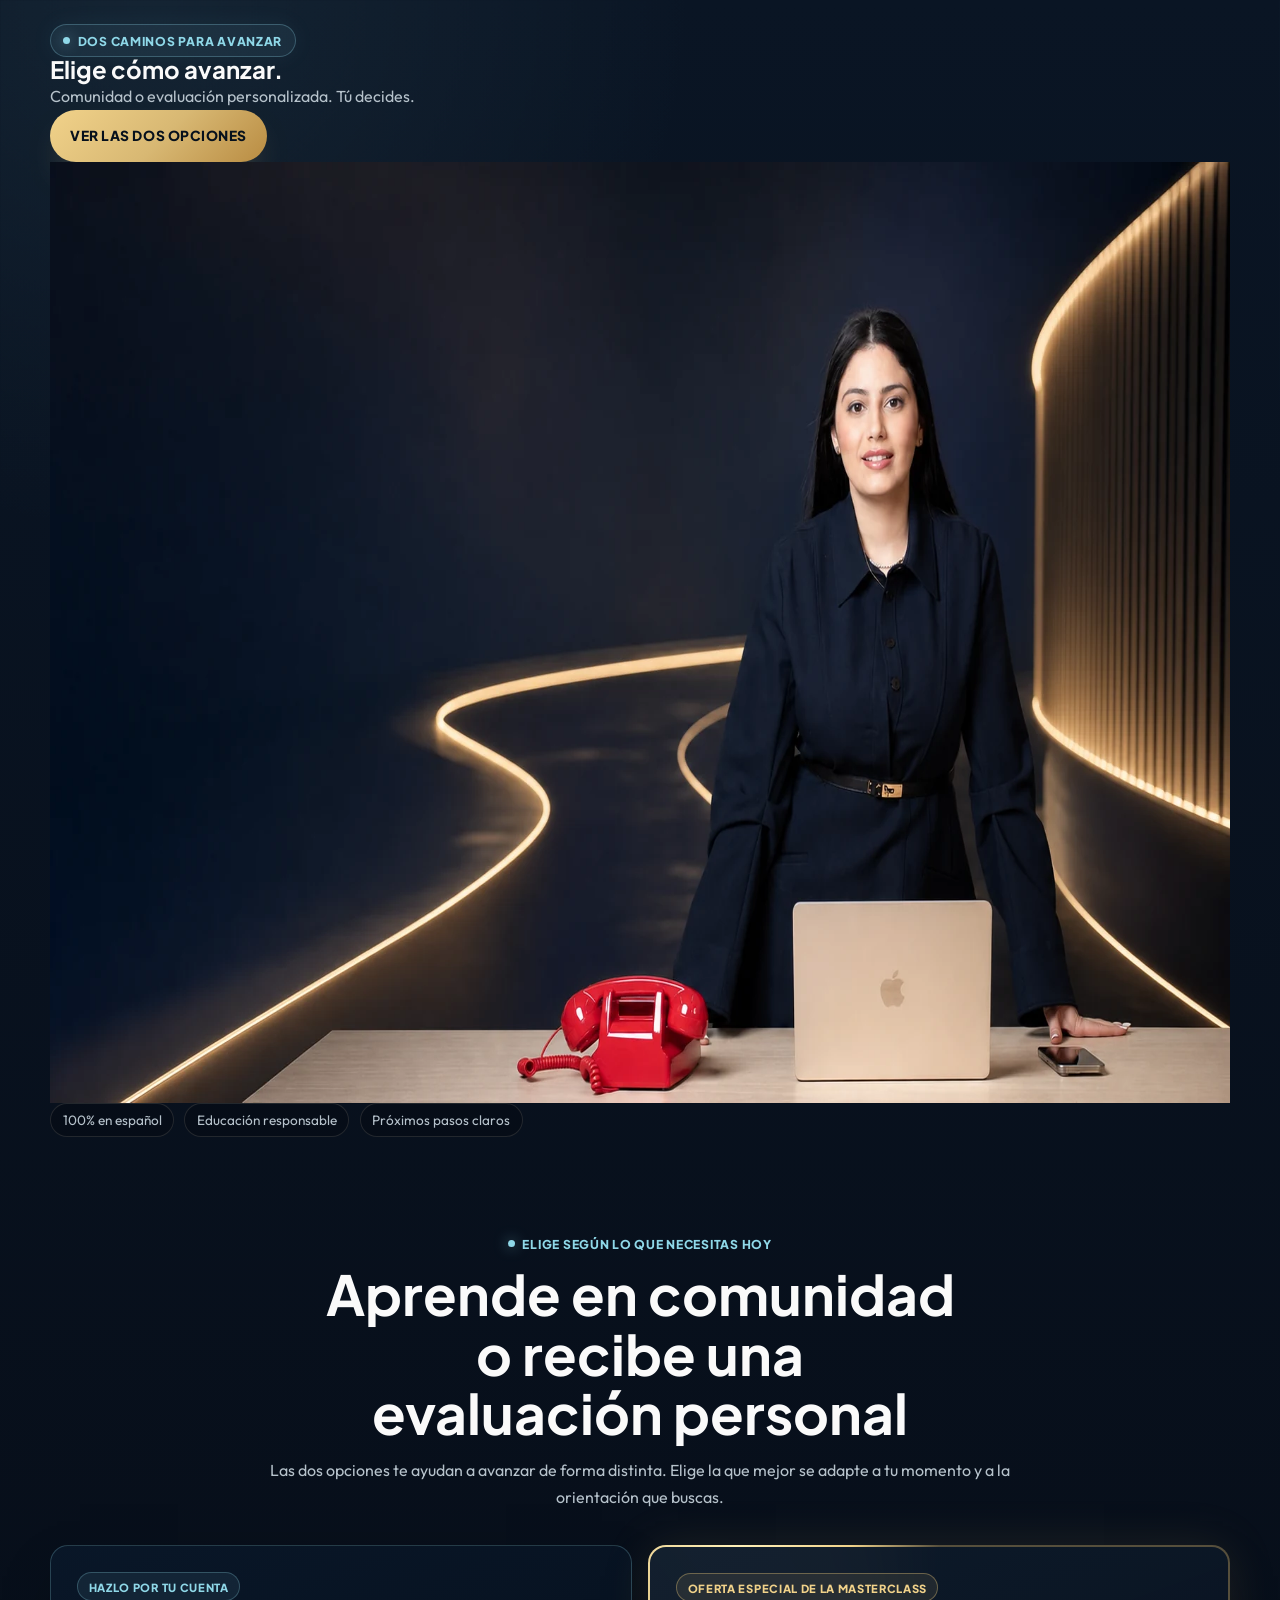
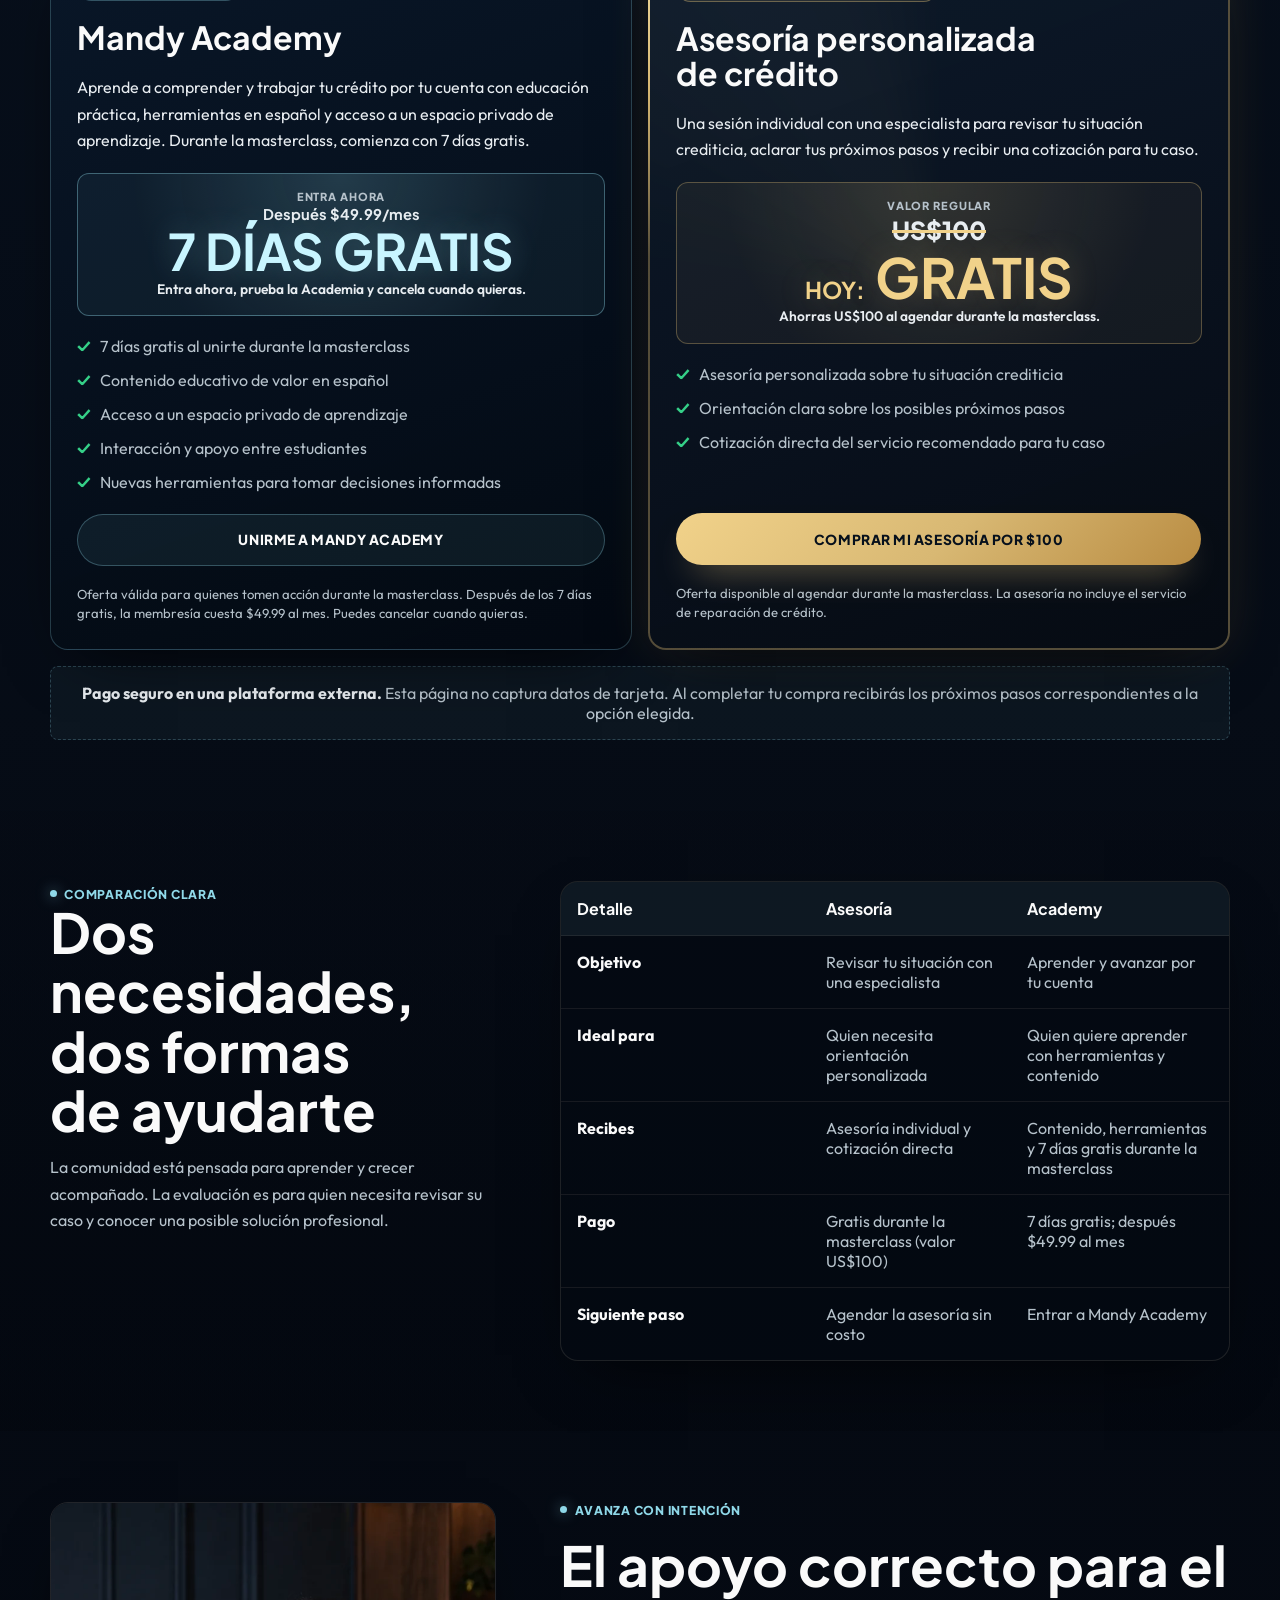
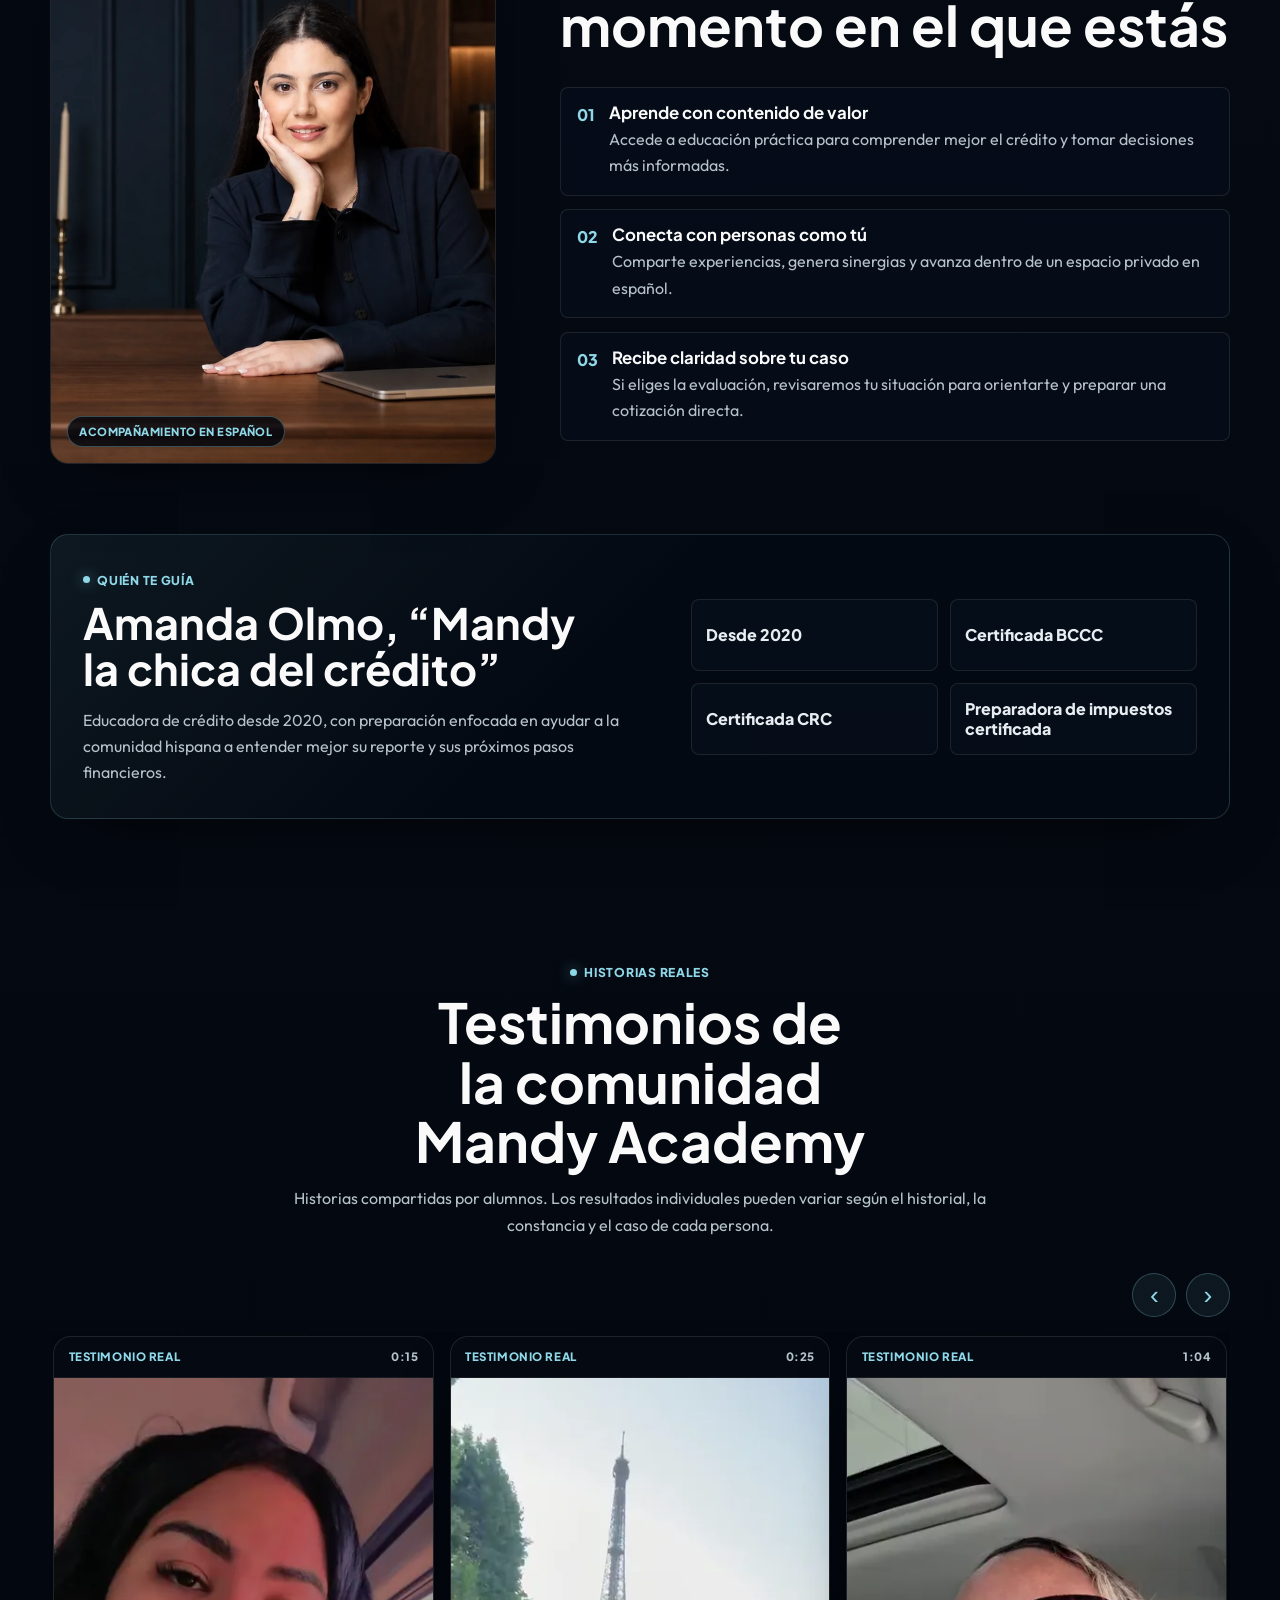
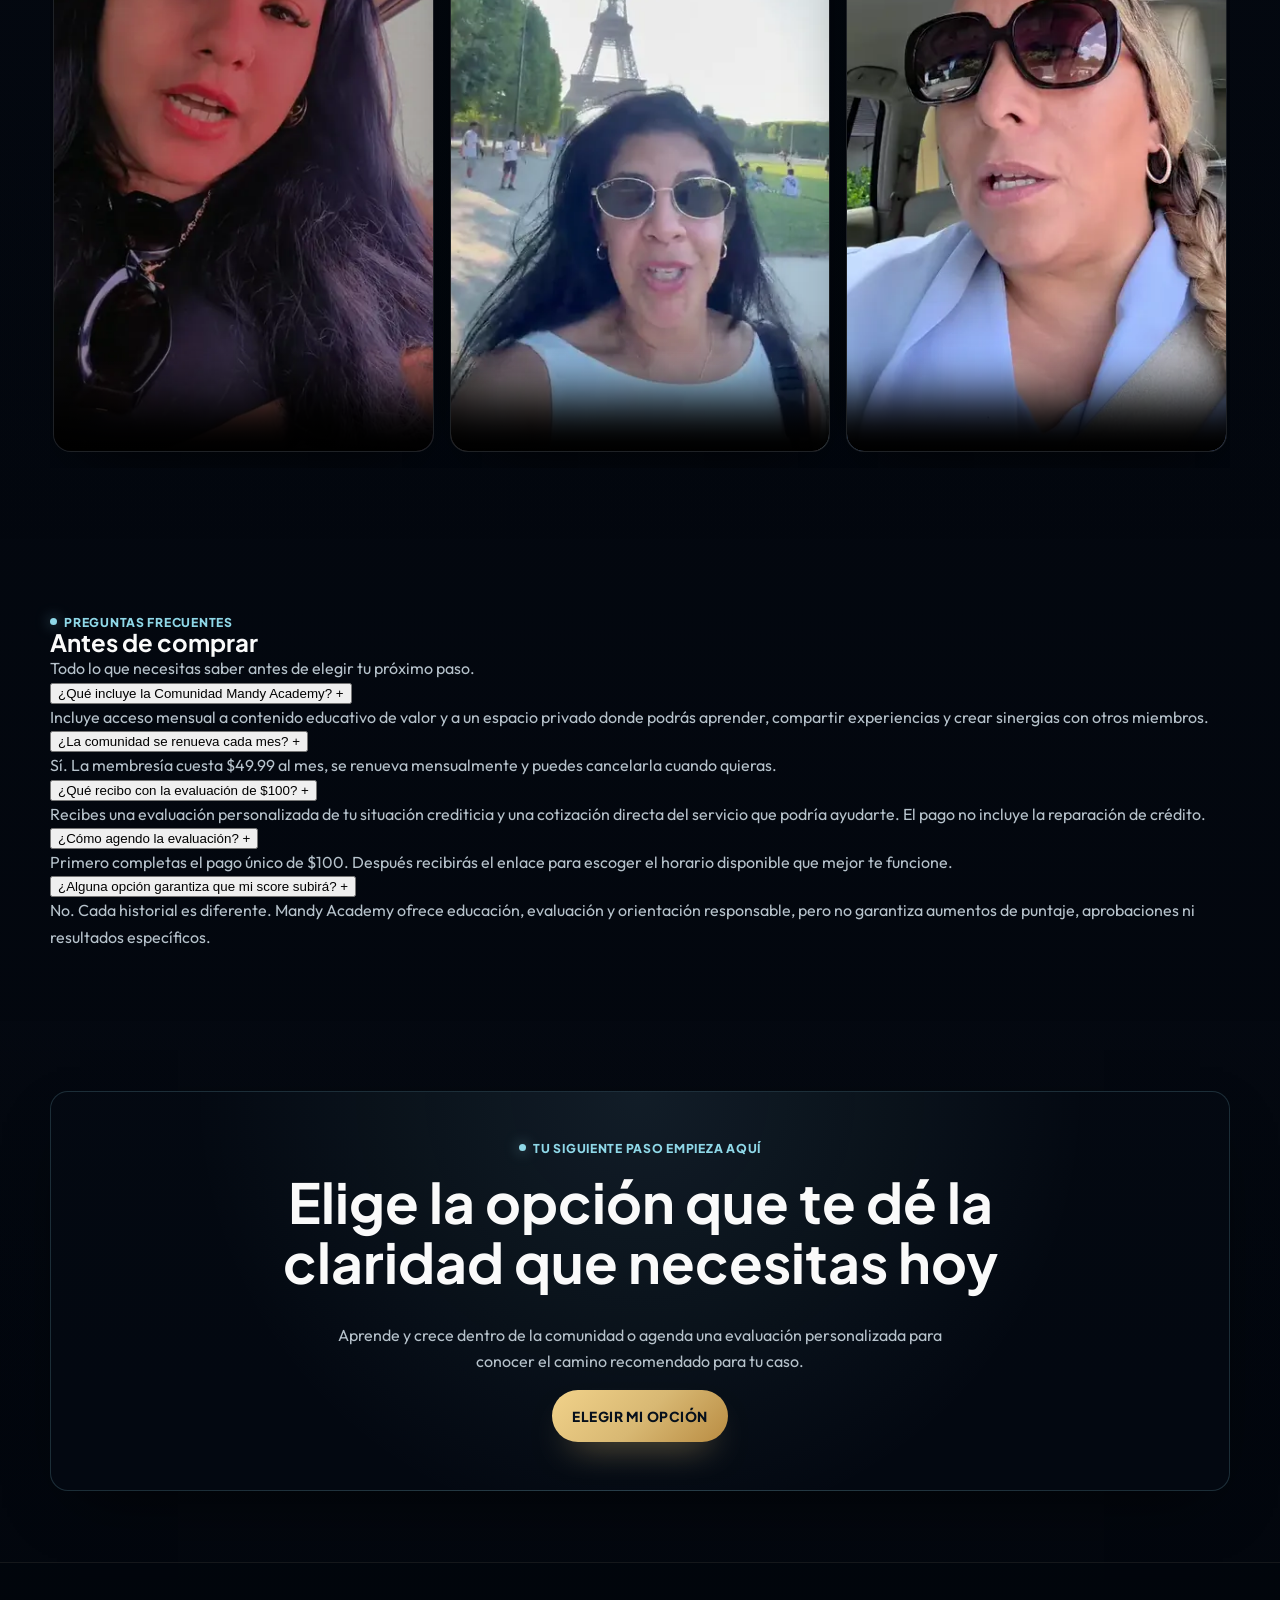
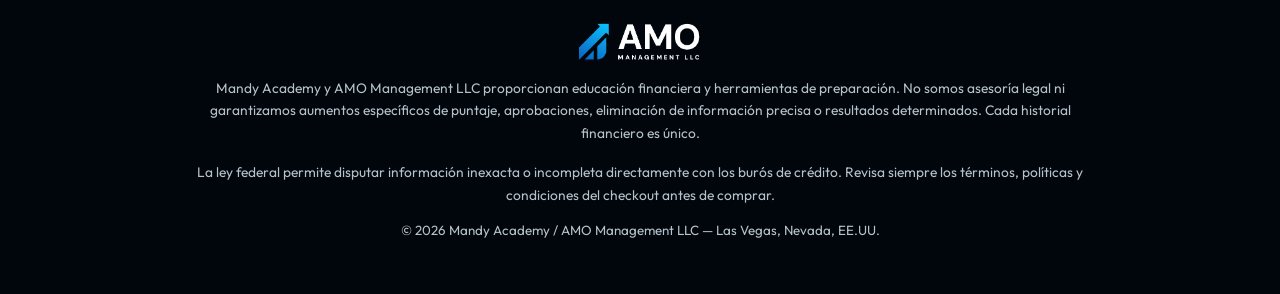
<file: index.html>
<!DOCTYPE html>
<html lang="es">
<head>
  <meta charset="UTF-8">
  <meta name="viewport" content="width=device-width, initial-scale=1.0">
  <title>Elige tu próximo paso | Mandy Academy</title>
  <meta name="description" content="Únete a la Comunidad Mandy Academy o agenda una evaluación personalizada de tu crédito con Amanda Olmo.">
  <meta name="robots" content="index, follow">
  <meta property="og:title" content="Elige tu próximo paso | Mandy Academy">
  <meta property="og:description" content="Dos caminos claros para avanzar: comunidad educativa o evaluación personalizada de tu crédito.">
  <meta property="og:type" content="website">
  <meta property="og:image" content="/assets/hero-banner-dos-caminos.webp">
  <link rel="canonical" href="/ofertas">
  <link rel="icon" type="image/png" href="/assets/favicon-mark.png">
  <link rel="apple-touch-icon" href="/assets/favicon-mark.png">
  <link rel="preconnect" href="https://fonts.googleapis.com">
  <link rel="preconnect" href="https://fonts.gstatic.com" crossorigin>
  <link href="https://fonts.googleapis.com/css2?family=Plus+Jakarta+Sans:wght@500;600;700;800&family=Outfit:wght@400;500;600;700&display=swap" rel="stylesheet">
  <link rel="stylesheet" href="/css/styles.css">
</head>
<body>
  <main id="top">
    <section class="hero-section offers-hero-section" aria-labelledby="hero-title">
      <div class="hero-bg" aria-hidden="true"></div>
      <div class="container offers-hero-layout">
        <header class="offers-hero-intro">
          <span class="eyebrow">Dos caminos para avanzar</span>
          <h1 id="hero-title">Elige cómo avanzar.</h1>
          <p>Comunidad o evaluación personalizada. Tú decides.</p>
          <button class="btn btn-primary" type="button" data-scroll-offers>Ver las dos opciones</button>
        </header>
        <div class="offers-hero" data-offers-hero>
          <picture class="offers-hero-picture" data-offers-hero-picture>
            <source media="(max-width: 680px)" srcset="/assets/hero-banner-dos-caminos.webp" data-offers-hero-mobile>
            <img src="/assets/hero-banner-dos-caminos.webp" alt="Amanda Olmo presenta dos caminos para avanzar con el crédito" width="1672" height="941" fetchpriority="high" decoding="async" data-offers-hero-image>
          </picture>
          <video class="offers-hero-video" muted loop playsinline preload="metadata" data-offers-hero-video hidden aria-hidden="true"></video>
        </div>
        <ul class="trust-list offers-hero-trust" aria-label="Puntos de confianza">
          <li>100% en español</li>
          <li>Educación responsable</li>
          <li>Próximos pasos claros</li>
        </ul>
      </div>
    </section>

    <section class="offers-section" id="paquetes" aria-labelledby="offers-title">
      <div class="container">
        <div class="section-heading">
          <span class="section-tag">Elige según lo que necesitas hoy</span>
          <h2 id="offers-title">Aprende en comunidad o recibe una evaluación personal</h2>
          <p>Las dos opciones te ayudan a avanzar de forma distinta. Elige la que mejor se adapte a tu momento y a la orientación que buscas.</p>
        </div>

        <div class="offer-grid" id="offer-grid" data-offer-ids="comunidad,evaluacion" aria-live="polite"></div>

        <div class="checkout-note" role="note">
          <strong>Pago seguro en una plataforma externa.</strong>
          Esta página no captura datos de tarjeta. Al completar tu compra recibirás los próximos pasos correspondientes a la opción elegida.
        </div>
      </div>
    </section>

    <section class="comparison-section" aria-labelledby="comparison-title">
      <div class="container comparison-grid">
        <div>
          <span class="section-tag">Comparación clara</span>
          <h2 id="comparison-title">Dos necesidades, dos formas de ayudarte</h2>
          <p>
            La comunidad está pensada para aprender y crecer acompañado. La evaluación es para quien necesita revisar su caso y conocer una posible solución profesional.
          </p>
        </div>
        <div class="comparison-card" id="comparison-card"></div>
      </div>
    </section>

    <section class="benefits-section" id="visuales" aria-labelledby="benefits-title">
      <div class="container benefits-grid">
        <div class="benefits-visual-column">
          <div class="benefits-media">
            <img src="/assets/hero-banner-comunidad.webp" alt="Amanda Olmo en un espacio profesional y cercano de Mandy Academy" width="1672" height="941" loading="lazy" decoding="async">
            <span class="visual-selection-label">Acompañamiento en español</span>
          </div>
        </div>
        <div class="benefits-copy">
          <span class="section-tag">Avanza con intención</span>
          <h2 id="benefits-title">El apoyo correcto para el momento en el que estás</h2>
          <div class="benefit-list">
            <article>
              <span>01</span>
              <h3>Aprende con contenido de valor</h3>
              <p>Accede a educación práctica para comprender mejor el crédito y tomar decisiones más informadas.</p>
            </article>
            <article>
              <span>02</span>
              <h3>Conecta con personas como tú</h3>
              <p>Comparte experiencias, genera sinergias y avanza dentro de un espacio privado en español.</p>
            </article>
            <article>
              <span>03</span>
              <h3>Recibe claridad sobre tu caso</h3>
              <p>Si eliges la evaluación, revisaremos tu situación para orientarte y preparar una cotización directa.</p>
            </article>
          </div>
        </div>
      </div>
    </section>

    <section class="authority-section" aria-labelledby="authority-title">
      <div class="container authority-card">
        <div>
          <span class="section-tag">Quién te guía</span>
          <h2 id="authority-title">Amanda Olmo, “Mandy la chica del crédito”</h2>
          <p>Educadora de crédito desde 2020, con preparación enfocada en ayudar a la comunidad hispana a entender mejor su reporte y sus próximos pasos financieros.</p>
        </div>
        <ul class="authority-points" aria-label="Credenciales de Amanda Olmo">
          <li>Desde 2020</li>
          <li>Certificada BCCC</li>
          <li>Certificada CRC</li>
          <li>Preparadora de impuestos certificada</li>
        </ul>
      </div>
    </section>

    <section class="testimonials-section" id="testimonios" aria-labelledby="testimonials-title">
      <div class="container">
        <div class="section-heading">
          <span class="section-tag">Historias reales</span>
          <h2 id="testimonials-title">Testimonios de la comunidad Mandy Academy</h2>
          <p>Historias compartidas por alumnos. Los resultados individuales pueden variar según el historial, la constancia y el caso de cada persona.</p>
        </div>

        <div class="testimonials-shell">
          <div class="carousel-controls" role="group" aria-label="Controles del carrusel de testimonios">
            <button class="carousel-btn" type="button" data-carousel-prev aria-label="Testimonio anterior">‹</button>
            <button class="carousel-btn" type="button" data-carousel-next aria-label="Testimonio siguiente">›</button>
          </div>

          <div class="video-carousel" data-video-carousel tabindex="0" aria-label="Carrusel de testimonios en video">
            <article class="video-card">
              <div class="video-meta">
                <span>Testimonio real</span>
                <small>0:15</small>
              </div>
              <video data-testimonial-video controls playsinline preload="none" poster="/assets/testimonio-horizontal.webp" aria-label="Reproducir testimonio real de Mandy Academy">
                <source src="/assets/testimonio-horizontal.mp4" type="video/mp4">
              </video>
            </article>

            <article class="video-card">
              <div class="video-meta">
                <span>Testimonio real</span>
                <small>0:25</small>
              </div>
              <video data-testimonial-video controls playsinline preload="none" poster="/assets/testimonio-vertical-1.webp" aria-label="Reproducir testimonio real de Mandy Academy">
                <source src="/assets/testimonio-vertical-1.mp4" type="video/mp4">
              </video>
            </article>

            <article class="video-card">
              <div class="video-meta">
                <span>Testimonio real</span>
                <small>1:04</small>
              </div>
              <video data-testimonial-video controls playsinline preload="none" poster="/assets/testimonio-vertical-2.webp" aria-label="Reproducir testimonio real de Mandy Academy">
                <source src="/assets/testimonio-vertical-2.mp4" type="video/mp4">
              </video>
            </article>

            <article class="video-card">
              <div class="video-meta">
                <span>Testimonio real</span>
                <small>1:01</small>
              </div>
              <video data-testimonial-video controls playsinline preload="none" poster="/assets/testimonio-curso-basico.jpg" aria-label="Reproducir testimonio real de Mandy Academy">
                <source src="/assets/testimonio-curso-basico.mp4" type="video/mp4">
              </video>
            </article>
          </div>
        </div>
      </div>
    </section>

    <section class="faq-section" aria-labelledby="faq-title">
      <div class="container faq-grid">
        <div>
          <span class="section-tag">Preguntas frecuentes</span>
          <h2 id="faq-title">Antes de comprar</h2>
          <p>Todo lo que necesitas saber antes de elegir tu próximo paso.</p>
        </div>

        <div class="accordion" id="faq-accordion">
          <article class="accordion-item">
            <button class="accordion-trigger" type="button" aria-expanded="false">
              ¿Qué incluye la Comunidad Mandy Academy?
              <span aria-hidden="true">+</span>
            </button>
            <div class="accordion-panel">
              <p>Incluye acceso mensual a contenido educativo de valor y a un espacio privado donde podrás aprender, compartir experiencias y crear sinergias con otros miembros.</p>
            </div>
          </article>

          <article class="accordion-item">
            <button class="accordion-trigger" type="button" aria-expanded="false">
              ¿La comunidad se renueva cada mes?
              <span aria-hidden="true">+</span>
            </button>
            <div class="accordion-panel">
              <p>Sí. La membresía cuesta $49.99 al mes, se renueva mensualmente y puedes cancelarla cuando quieras.</p>
            </div>
          </article>

          <article class="accordion-item">
            <button class="accordion-trigger" type="button" aria-expanded="false">
              ¿Qué recibo con la evaluación de $100?
              <span aria-hidden="true">+</span>
            </button>
            <div class="accordion-panel">
              <p>Recibes una evaluación personalizada de tu situación crediticia y una cotización directa del servicio que podría ayudarte. El pago no incluye la reparación de crédito.</p>
            </div>
          </article>

          <article class="accordion-item">
            <button class="accordion-trigger" type="button" aria-expanded="false">
              ¿Cómo agendo la evaluación?
              <span aria-hidden="true">+</span>
            </button>
            <div class="accordion-panel">
              <p>Primero completas el pago único de $100. Después recibirás el enlace para escoger el horario disponible que mejor te funcione.</p>
            </div>
          </article>

          <article class="accordion-item">
            <button class="accordion-trigger" type="button" aria-expanded="false">
              ¿Alguna opción garantiza que mi score subirá?
              <span aria-hidden="true">+</span>
            </button>
            <div class="accordion-panel">
              <p>No. Cada historial es diferente. Mandy Academy ofrece educación, evaluación y orientación responsable, pero no garantiza aumentos de puntaje, aprobaciones ni resultados específicos.</p>
            </div>
          </article>
        </div>
      </div>
    </section>

    <section class="final-cta-section" aria-labelledby="final-cta-title">
      <div class="container final-cta-card">
        <span class="section-tag">Tu siguiente paso empieza aquí</span>
        <h2 id="final-cta-title">Elige la opción que te dé la claridad que necesitas hoy</h2>
        <p>Aprende y crece dentro de la comunidad o agenda una evaluación personalizada para conocer el camino recomendado para tu caso.</p>
        <button class="btn btn-primary" type="button" data-scroll-offers>Elegir mi opción</button>
      </div>
    </section>
  </main>

  <footer class="site-footer">
    <div class="container footer-grid">
      <img src="/assets/logo.png" alt="Mandy Academy" width="120" height="42">
      <p>
        Mandy Academy y AMO Management LLC proporcionan educación financiera y herramientas de preparación. No somos asesoría legal ni garantizamos aumentos específicos de puntaje, aprobaciones, eliminación de información precisa o resultados determinados. Cada historial financiero es único.
      </p>
      <p>
        La ley federal permite disputar información inexacta o incompleta directamente con los burós de crédito. Revisa siempre los términos, políticas y condiciones del checkout antes de comprar.
      </p>
      <small>© 2026 Mandy Academy / AMO Management LLC — Las Vegas, Nevada, EE.UU.</small>
    </div>
  </footer>

  <div class="toast" id="checkout-toast" role="status" aria-live="polite" hidden></div>

  <nav class="sticky-cta" aria-label="Acceso rápido a paquetes">
    <button class="btn btn-primary" type="button" data-scroll-offers>Ver las dos opciones</button>
  </nav>

  <script src="/js/app.js"></script>
</body>
</html>
</file>
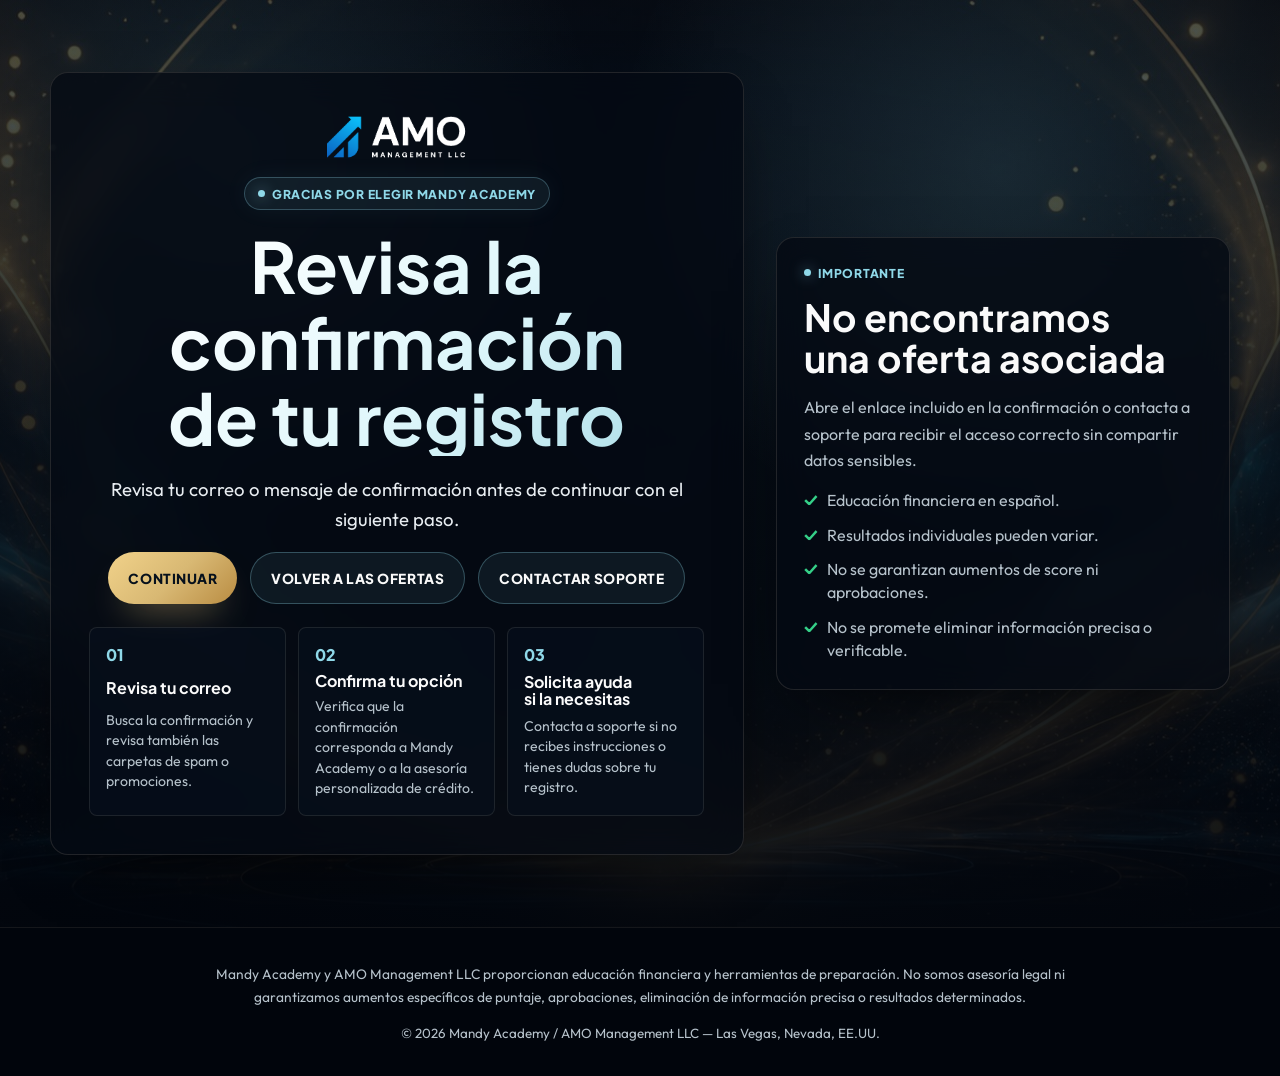
<file: gracias.html>
<!DOCTYPE html>
<html lang="es">
<head>
  <meta charset="UTF-8">
  <meta name="viewport" content="width=device-width, initial-scale=1.0">
  <title>Gracias por dar el siguiente paso | Mandy Academy</title>
  <meta name="description" content="Consulta aquí los próximos pasos de tu registro o membresía en Mandy Academy.">
  <meta name="robots" content="noindex, nofollow">
  <meta property="og:title" content="Gracias por dar el siguiente paso | Mandy Academy">
  <meta property="og:description" content="Consulta los próximos pasos de tu registro o membresía.">
  <meta property="og:type" content="website">
  <meta property="og:image" content="/assets/hero-real.jpeg">
  <link rel="icon" type="image/png" href="/assets/favicon-mark.png">
  <link rel="apple-touch-icon" href="/assets/favicon-mark.png">
  <link rel="preconnect" href="https://fonts.googleapis.com">
  <link rel="preconnect" href="https://fonts.gstatic.com" crossorigin>
  <link href="https://fonts.googleapis.com/css2?family=Plus+Jakarta+Sans:wght@500;600;700;800&family=Outfit:wght@400;500;600;700&display=swap" rel="stylesheet">
  <link rel="stylesheet" href="/css/styles.css?v=personas-3">
</head>
<body class="thankyou-page" data-thankyou-page>
  <main>
    <section class="purchase-thankyou-section" aria-labelledby="thankyou-title">
      <div class="container purchase-thankyou-layout">
        <article class="purchase-thankyou-card">
          <img class="thankyou-logo" src="/assets/logo.png" alt="Mandy Academy" width="140" height="50">
          <span class="eyebrow" data-thankyou-eyebrow>Gracias por elegir Mandy Academy</span>
          <h1 id="thankyou-title" data-thankyou-title>Revisa la confirmación de tu registro</h1>
          <p class="thankyou-lede" data-thankyou-lede>
            Revisa tu correo o mensaje de confirmación antes de continuar con el siguiente paso.
          </p>

          <div class="thankyou-actions" role="group" aria-label="Acciones recomendadas">
            <button class="btn btn-primary" type="button" data-thankyou-primary hidden>Continuar</button>
            <a class="btn btn-secondary" href="/ofertas">Volver a las ofertas</a>
            <a class="btn btn-secondary" href="mailto:soporte@mandyacademy.com?subject=Soporte%20Amo%20Ofertas">Contactar soporte</a>
          </div>

          <ol class="next-steps" aria-label="Próximos pasos">
            <li data-thankyou-step>
              <span>01</span>
              <h2 data-step-title>Revisa tu correo</h2>
              <p data-step-copy>Busca la confirmación y revisa también las carpetas de spam o promociones.</p>
            </li>
            <li data-thankyou-step>
              <span>02</span>
              <h2 data-step-title>Confirma tu opción</h2>
              <p data-step-copy>Verifica que la confirmación corresponda a Mandy Academy o a la asesoría personalizada de crédito.</p>
            </li>
            <li data-thankyou-step>
              <span>03</span>
              <h2 data-step-title>Solicita ayuda si la necesitas</h2>
              <p data-step-copy>Contacta a soporte si no recibes instrucciones o tienes dudas sobre tu registro.</p>
            </li>
          </ol>
        </article>

        <aside class="purchase-summary-card" aria-label="Resumen de acceso">
          <span class="section-tag">Importante</span>
          <h2 data-thankyou-summary-title>No encontramos una oferta asociada</h2>
          <p data-thankyou-summary-text>
            Abre el enlace incluido en la confirmación o contacta a soporte para recibir el acceso correcto sin compartir datos sensibles.
          </p>
          <ul class="thankyou-checklist">
            <li>Educación financiera en español.</li>
            <li>Resultados individuales pueden variar.</li>
            <li>No se garantizan aumentos de score ni aprobaciones.</li>
            <li>No se promete eliminar información precisa o verificable.</li>
          </ul>
        </aside>
      </div>
    </section>
  </main>

  <footer class="site-footer thankyou-footer">
    <div class="container footer-grid">
      <p>
        Mandy Academy y AMO Management LLC proporcionan educación financiera y herramientas de preparación. No somos asesoría legal ni garantizamos aumentos específicos de puntaje, aprobaciones, eliminación de información precisa o resultados determinados.
      </p>
      <small>© 2026 Mandy Academy / AMO Management LLC — Las Vegas, Nevada, EE.UU.</small>
    </div>
  </footer>
  <div class="toast" id="checkout-toast" role="status" aria-live="polite" hidden></div>
  <script src="/js/app.js?v=personas-3"></script>
</body>
</html>
</file>
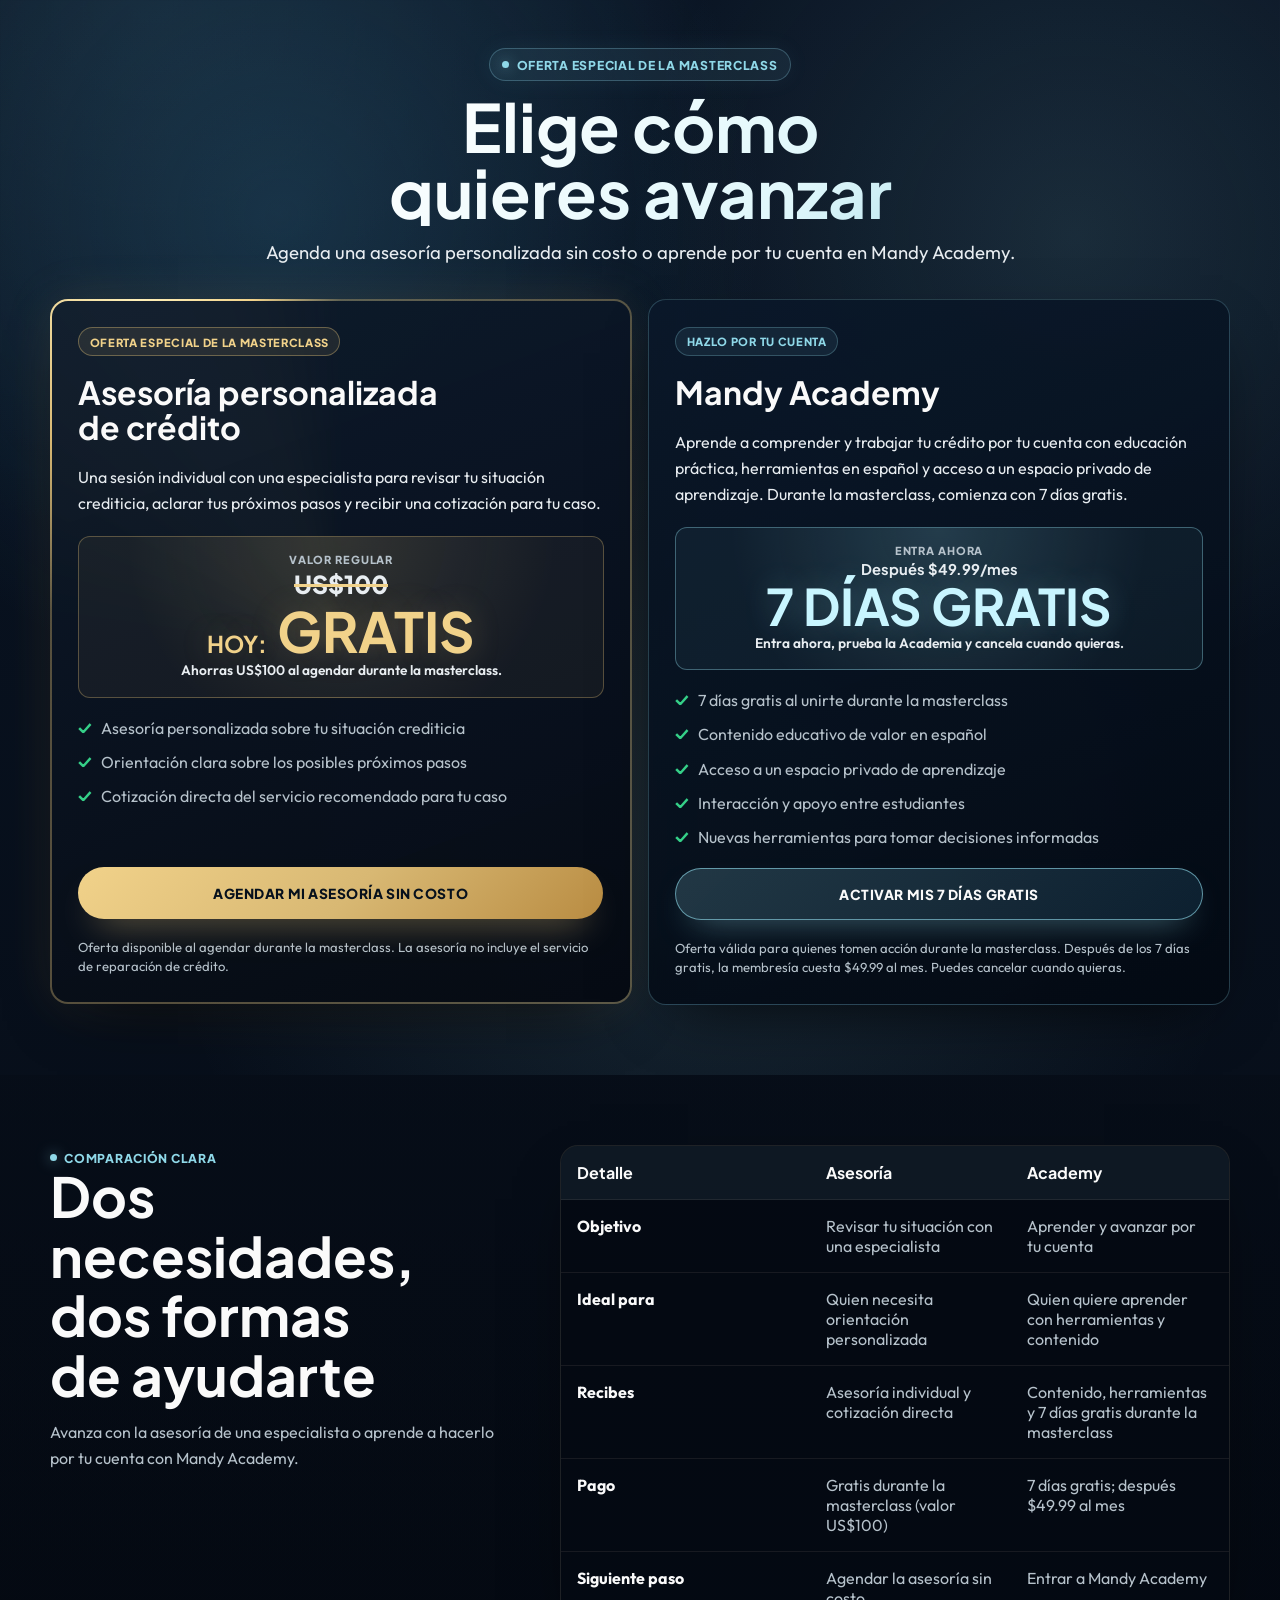
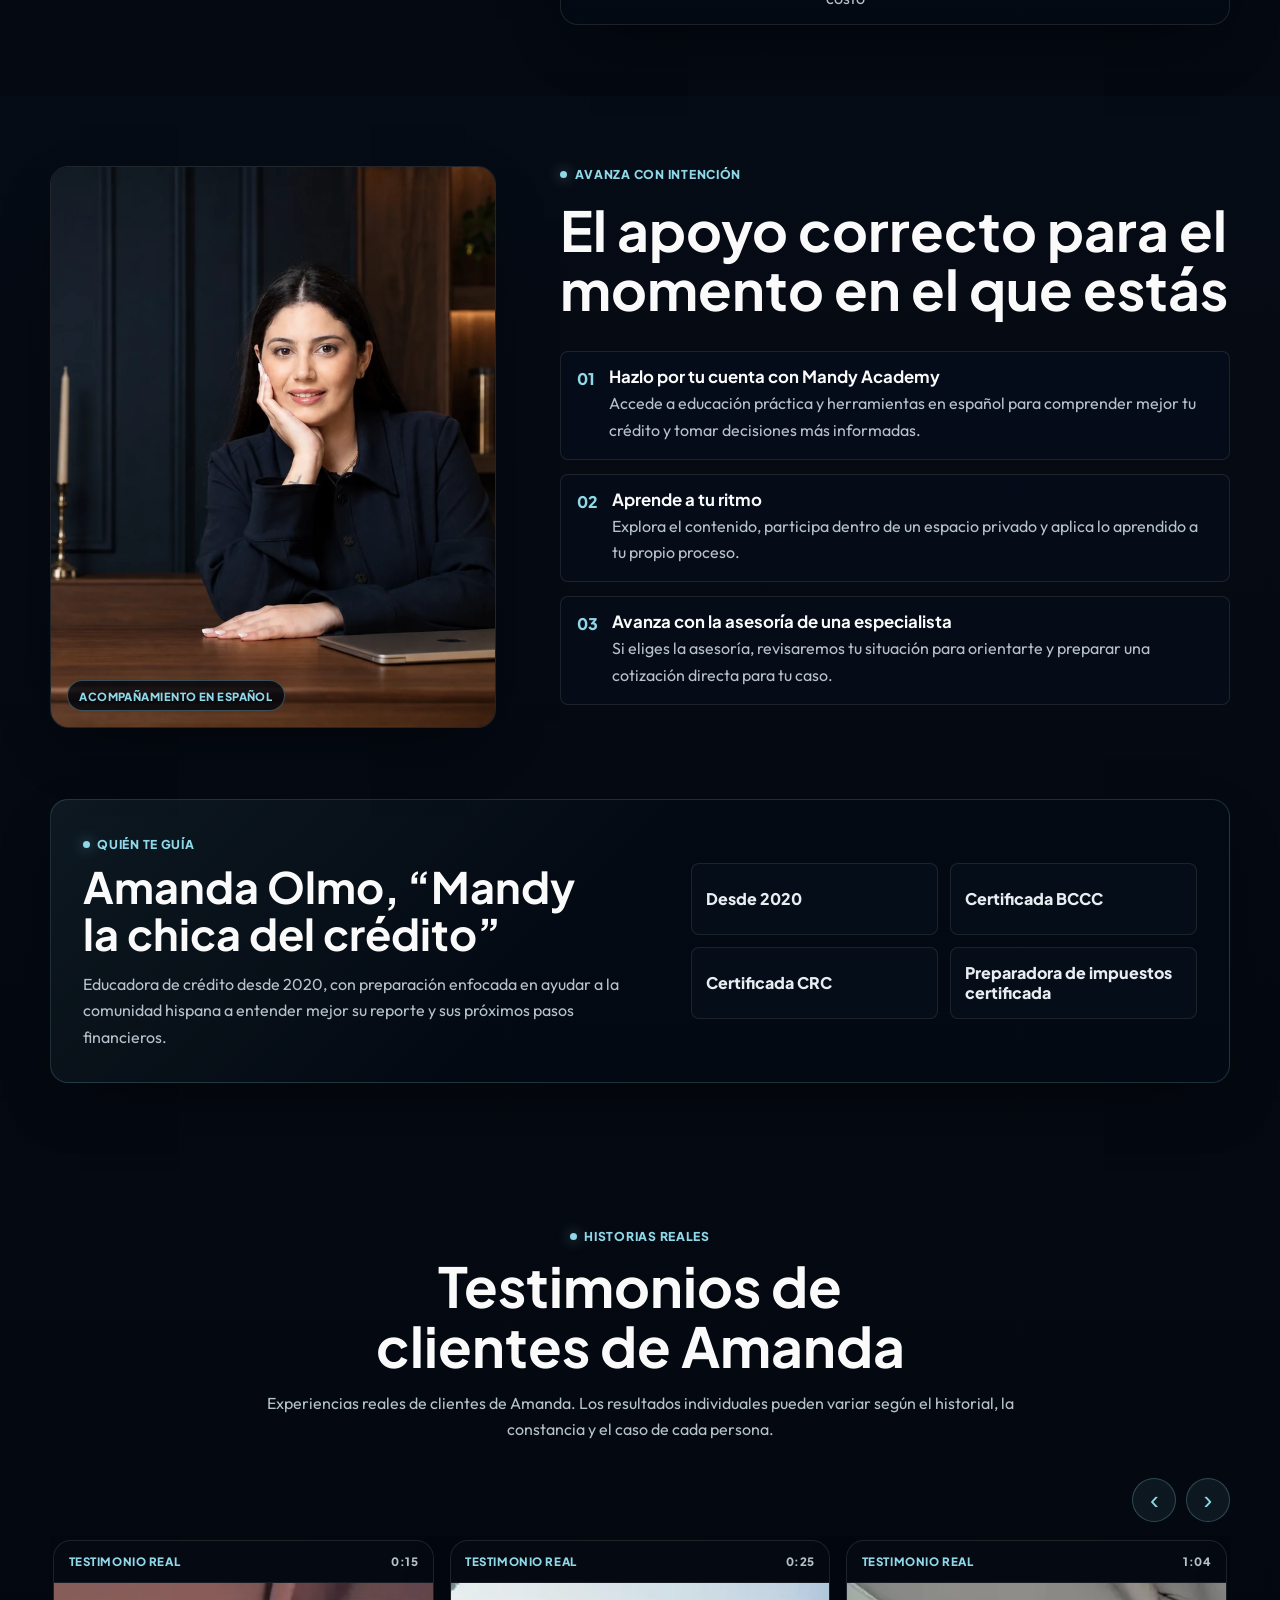
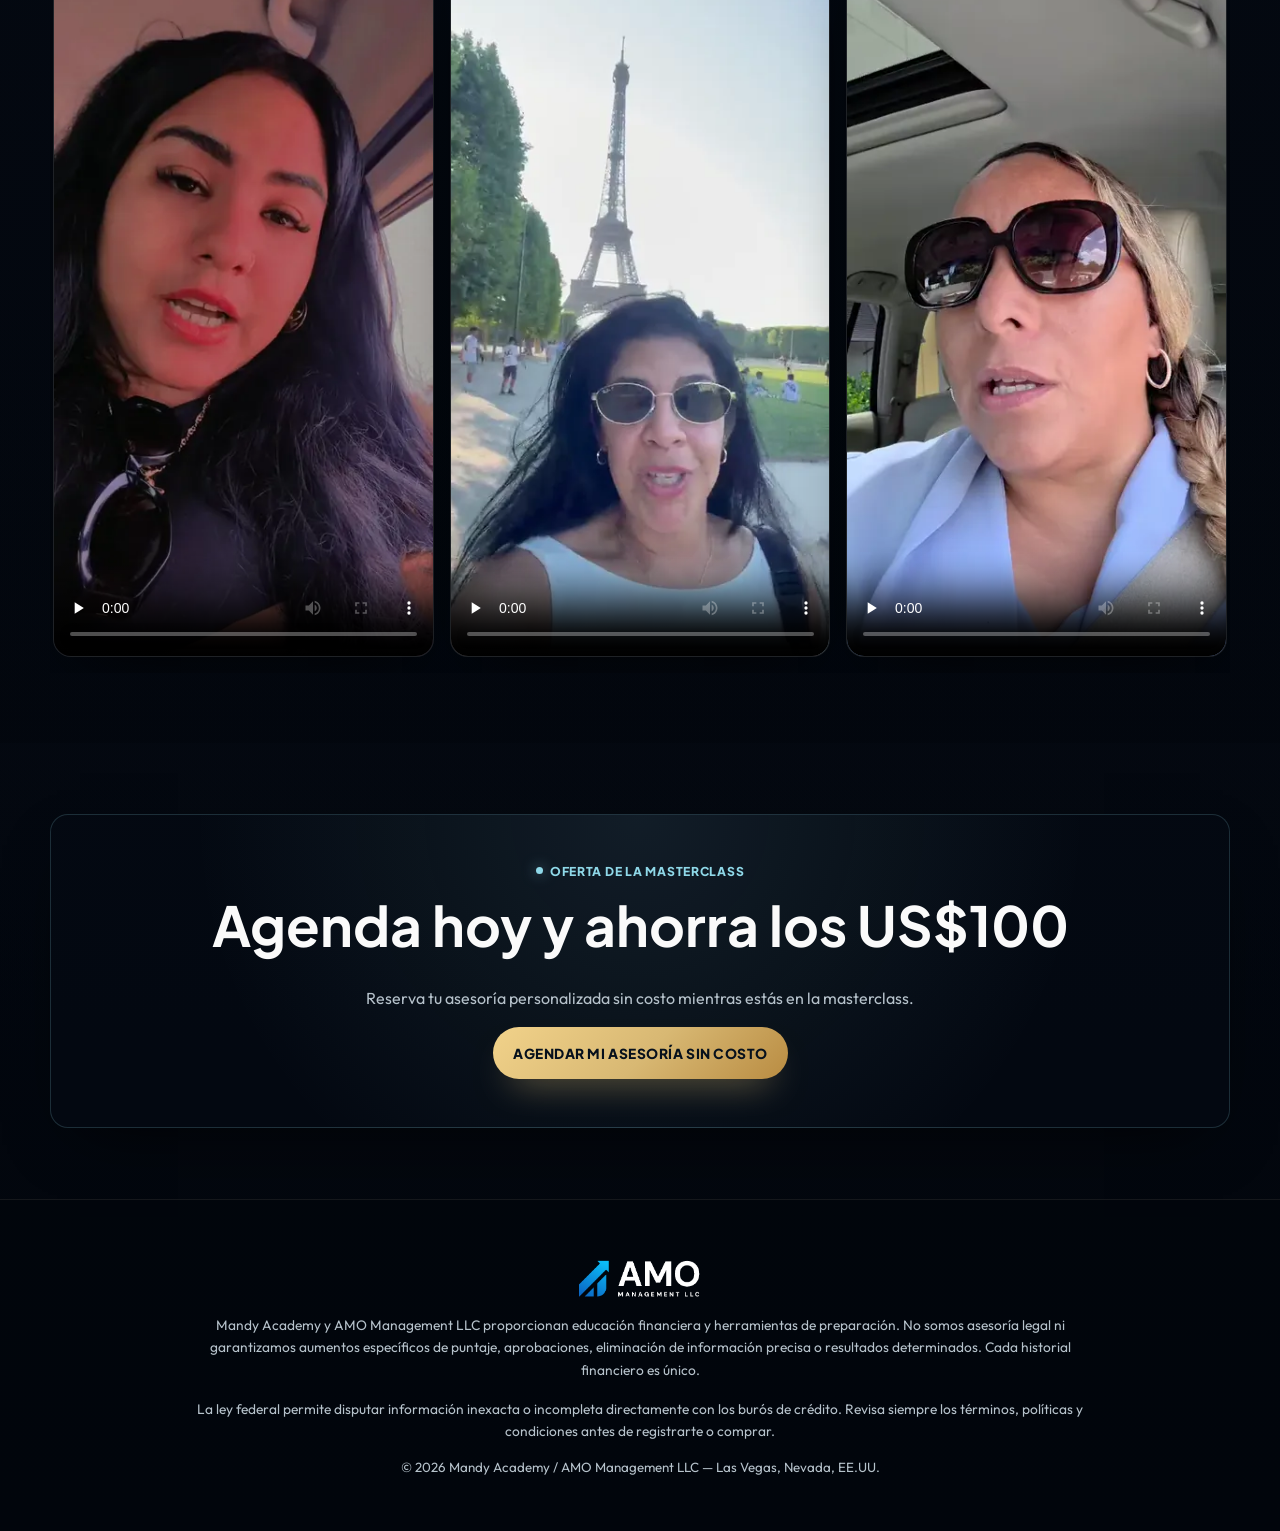
<file: ofertas.html>
<!DOCTYPE html>
<html lang="es">
<head>
  <meta charset="UTF-8">
  <meta name="viewport" content="width=device-width, initial-scale=1.0">
  <title>Elige tu próximo paso | Mandy Academy</title>
  <meta name="description" content="Agenda una asesoría personalizada sin costo durante la masterclass o aprende por tu cuenta en Mandy Academy.">
  <meta name="robots" content="index, follow">
  <meta property="og:title" content="Elige tu próximo paso | Mandy Academy">
  <meta property="og:description" content="Durante la masterclass, agenda gratis una asesoría personalizada de crédito o avanza por tu cuenta con Mandy Academy.">
  <meta property="og:type" content="website">
  <meta property="og:image" content="/assets/hero-banner-dos-caminos.webp">
  <link rel="canonical" href="/ofertas">
  <link rel="icon" type="image/png" href="/assets/favicon-mark.png">
  <link rel="apple-touch-icon" href="/assets/favicon-mark.png">
  <link rel="preconnect" href="https://fonts.googleapis.com">
  <link rel="preconnect" href="https://fonts.gstatic.com" crossorigin>
  <link href="https://fonts.googleapis.com/css2?family=Plus+Jakarta+Sans:wght@500;600;700;800&family=Outfit:wght@400;500;600;700&display=swap" rel="stylesheet">
  <link rel="stylesheet" href="/css/styles.css?v=personas-3">
</head>
<body>
  <main id="top">
    <section class="offers-section offers-primary-section" id="paquetes" aria-labelledby="hero-title" data-sticky-threshold>
      <div class="hero-bg" aria-hidden="true"></div>
      <div class="container">
        <header class="section-heading offers-primary-heading">
          <span class="eyebrow">Oferta especial de la masterclass</span>
          <h1 id="hero-title">Elige cómo quieres avanzar</h1>
          <p>Agenda una asesoría personalizada sin costo o aprende por tu cuenta en Mandy Academy.</p>
        </header>

        <div class="offer-grid" id="offer-grid" data-offer-ids="evaluacion,comunidad" data-offer-action="promo" aria-live="polite"></div>
      </div>
    </section>

    <section class="comparison-section" aria-labelledby="comparison-title">
      <div class="container comparison-grid">
        <div>
          <span class="section-tag">Comparación clara</span>
          <h2 id="comparison-title">Dos necesidades, dos formas de ayudarte</h2>
          <p>
            Avanza con la asesoría de una especialista o aprende a hacerlo por tu cuenta con Mandy Academy.
          </p>
        </div>
        <div class="comparison-card" id="comparison-card"></div>
      </div>
    </section>

    <section class="benefits-section" id="visuales" aria-labelledby="benefits-title">
      <div class="container benefits-grid">
        <div class="benefits-visual-column">
          <div class="benefits-media">
            <img src="/assets/hero-banner-comunidad.webp" alt="Amanda Olmo en un espacio profesional y cercano de Mandy Academy" width="1672" height="941" loading="lazy" decoding="async">
            <span class="visual-selection-label">Acompañamiento en español</span>
          </div>
        </div>
        <div class="benefits-copy">
          <span class="section-tag">Avanza con intención</span>
          <h2 id="benefits-title">El apoyo correcto para el momento en el que estás</h2>
          <div class="benefit-list">
            <article>
              <span>01</span>
              <h3>Hazlo por tu cuenta con Mandy Academy</h3>
              <p>Accede a educación práctica y herramientas en español para comprender mejor tu crédito y tomar decisiones más informadas.</p>
            </article>
            <article>
              <span>02</span>
              <h3>Aprende a tu ritmo</h3>
              <p>Explora el contenido, participa dentro de un espacio privado y aplica lo aprendido a tu propio proceso.</p>
            </article>
            <article>
              <span>03</span>
              <h3>Avanza con la asesoría de una especialista</h3>
              <p>Si eliges la asesoría, revisaremos tu situación para orientarte y preparar una cotización directa para tu caso.</p>
            </article>
          </div>
        </div>
      </div>
    </section>

    <section class="authority-section" aria-labelledby="authority-title">
      <div class="container authority-card">
        <div>
          <span class="section-tag">Quién te guía</span>
          <h2 id="authority-title">Amanda Olmo, “Mandy la chica del crédito”</h2>
          <p>Educadora de crédito desde 2020, con preparación enfocada en ayudar a la comunidad hispana a entender mejor su reporte y sus próximos pasos financieros.</p>
        </div>
        <ul class="authority-points" aria-label="Credenciales de Amanda Olmo">
          <li>Desde 2020</li>
          <li>Certificada BCCC</li>
          <li>Certificada CRC</li>
          <li>Preparadora de impuestos certificada</li>
        </ul>
      </div>
    </section>

    <section class="testimonials-section" id="testimonios" aria-labelledby="testimonials-title">
      <div class="container">
        <div class="section-heading">
          <span class="section-tag">Historias reales</span>
          <h2 id="testimonials-title">Testimonios de clientes de Amanda</h2>
          <p>Experiencias reales de clientes de Amanda. Los resultados individuales pueden variar según el historial, la constancia y el caso de cada persona.</p>
        </div>

        <div class="testimonials-shell">
          <div class="carousel-controls" role="group" aria-label="Controles del carrusel de testimonios">
            <button class="carousel-btn" type="button" data-carousel-prev aria-label="Testimonio anterior">‹</button>
            <button class="carousel-btn" type="button" data-carousel-next aria-label="Testimonio siguiente">›</button>
          </div>

          <div class="video-carousel" data-video-carousel tabindex="0" aria-label="Carrusel de testimonios en video">
            <article class="video-card">
              <div class="video-meta">
                <span>Testimonio real</span>
                <small>0:15</small>
              </div>
              <video data-testimonial-video controls playsinline preload="none" poster="/assets/testimonio-horizontal.webp" aria-label="Reproducir testimonio de un cliente de Amanda">
                <source src="/assets/testimonio-horizontal.mp4" type="video/mp4">
              </video>
            </article>

            <article class="video-card">
              <div class="video-meta">
                <span>Testimonio real</span>
                <small>0:25</small>
              </div>
              <video data-testimonial-video controls playsinline preload="none" poster="/assets/testimonio-vertical-1.webp" aria-label="Reproducir testimonio de un cliente de Amanda">
                <source src="/assets/testimonio-vertical-1.mp4" type="video/mp4">
              </video>
            </article>

            <article class="video-card">
              <div class="video-meta">
                <span>Testimonio real</span>
                <small>1:04</small>
              </div>
              <video data-testimonial-video controls playsinline preload="none" poster="/assets/testimonio-vertical-2.webp" aria-label="Reproducir testimonio de un cliente de Amanda">
                <source src="/assets/testimonio-vertical-2.mp4" type="video/mp4">
              </video>
            </article>

            <article class="video-card">
              <div class="video-meta">
                <span>Testimonio real</span>
                <small>1:01</small>
              </div>
              <video data-testimonial-video controls playsinline preload="none" poster="/assets/testimonio-curso-basico.jpg" aria-label="Reproducir testimonio de un cliente de Amanda">
                <source src="/assets/testimonio-curso-basico.mp4" type="video/mp4">
              </video>
            </article>
          </div>
        </div>
      </div>
    </section>

    <section class="final-cta-section" aria-labelledby="final-cta-title">
      <div class="container final-cta-card">
        <span class="section-tag">Oferta de la masterclass</span>
        <h2 id="final-cta-title">Agenda hoy y ahorra los US$100</h2>
        <p>Reserva tu asesoría personalizada sin costo mientras estás en la masterclass.</p>
        <button class="btn btn-primary is-priority-action" type="button" data-checkout-plan="evaluacion" data-offer-destination="promo">Agendar mi asesoría sin costo</button>
      </div>
    </section>
  </main>

  <footer class="site-footer">
    <div class="container footer-grid">
      <img src="/assets/logo.png" alt="Mandy Academy" width="120" height="42">
      <p>
        Mandy Academy y AMO Management LLC proporcionan educación financiera y herramientas de preparación. No somos asesoría legal ni garantizamos aumentos específicos de puntaje, aprobaciones, eliminación de información precisa o resultados determinados. Cada historial financiero es único.
      </p>
      <p>
        La ley federal permite disputar información inexacta o incompleta directamente con los burós de crédito. Revisa siempre los términos, políticas y condiciones antes de registrarte o comprar.
      </p>
      <small>© 2026 Mandy Academy / AMO Management LLC — Las Vegas, Nevada, EE.UU.</small>
    </div>
  </footer>

  <div class="toast" id="checkout-toast" role="status" aria-live="polite" hidden></div>

  <aside class="social-proof-toast" data-social-proof role="status" aria-live="polite" aria-atomic="true" hidden>
    <span class="social-proof-icon" data-social-proof-avatar data-tone="action" aria-hidden="true">VR</span>
    <div class="social-proof-copy">
      <strong data-social-proof-title>Valentina se registró en la masterclass</strong>
      <p data-social-proof-text>Acaba de asegurar su lugar para la próxima masterclass en vivo.</p>
      <small data-social-proof-meta>Hace 4 min · Masterclass</small>
    </div>
    <button type="button" data-social-proof-close aria-label="Cerrar notificación de actividad">×</button>
  </aside>

  <nav class="sticky-cta" aria-label="Agendar asesoría sin costo">
    <button class="btn btn-primary is-priority-action" type="button" data-checkout-plan="evaluacion" data-offer-destination="promo">Agendar asesoría gratis</button>
  </nav>

  <script src="/js/app.js?v=personas-3"></script>
</body>
</html>
</file>
<file: css/styles.css>
:root {
  --bg-deep: #050a13;
  --bg-darker: #02060d;
  --bg-warm: #0a1524;
  --card: rgba(7, 16, 29, 0.76);
  --card-strong: rgba(5, 10, 19, 0.92);
  --line: rgba(245, 230, 200, 0.11);
  --gold: #d8b873;
  --gold-bright: #f1d28a;
  --cyan: #8fd8e8;
  --green: #35d088;
  --text: #fafafa;
  --muted: #b6c2cb;
  --soft: #e8edf1;
  --danger: #ef4444;
  --font-headings: "Plus Jakarta Sans", sans-serif;
  --font-body: "Outfit", "Plus Jakarta Sans", sans-serif;
  --shadow: 0 24px 64px -30px rgba(0, 0, 0, 0.86);
  --radius: 8px;
  --radius-md: 12px;
  --radius-lg: 18px;
}

@property --border-angle {
  syntax: "<angle>";
  inherits: false;
  initial-value: 0deg;
}

*,
*::before,
*::after {
  box-sizing: border-box;
}

html {
  scroll-behavior: smooth;
  background: var(--bg-deep);
  color: var(--text);
  font-family: var(--font-body);
}

body {
  margin: 0;
  overflow-x: hidden;
  background:
    radial-gradient(circle at 12% 0%, rgba(143, 216, 232, 0.08), transparent 34rem),
    linear-gradient(180deg, var(--bg-warm) 0%, var(--bg-deep) 42%, var(--bg-darker) 100%);
}

body::before {
  content: "";
  position: fixed;
  inset: 0;
  z-index: -2;
  background-image:
    linear-gradient(rgba(245, 230, 200, 0.018) 1px, transparent 1px),
    linear-gradient(90deg, rgba(245, 230, 200, 0.012) 1px, transparent 1px);
  background-size: 56px 56px;
  opacity: 0.42;
  pointer-events: none;
}

img,
video {
  max-width: 100%;
}

img {
  display: block;
}

button,
a {
  -webkit-tap-highlight-color: transparent;
}

a {
  color: inherit;
  text-decoration: none;
}

p {
  color: var(--muted);
  line-height: 1.65;
  margin: 0;
}

h1,
h2,
h3 {
  font-family: var(--font-headings);
  letter-spacing: 0;
  line-height: 1.08;
  margin: 0;
  text-wrap: balance;
}

.container {
  width: min(100% - 2rem, 1180px);
  margin-inline: auto;
}

.hero-section {
  position: relative;
  min-height: 100svh;
  display: grid;
  align-items: center;
  padding: 2.2rem 0 4rem;
  overflow: hidden;
}

.hero-bg {
  position: absolute;
  inset: 0;
  z-index: -1;
  background:
    radial-gradient(circle at 22% 20%, rgba(46, 110, 145, 0.28), transparent 30rem),
    radial-gradient(circle at 84% 22%, rgba(143, 216, 232, 0.12), transparent 28rem),
    radial-gradient(circle at 55% 80%, rgba(143, 216, 232, 0.12), transparent 34rem);
}

.hero-grid {
  display: grid;
  grid-template-columns: minmax(0, 1fr);
  justify-items: center;
  gap: 1.5rem;
  text-align: center;
  min-width: 0;
}

.hero-copy {
  display: grid;
  justify-items: center;
  gap: 1rem;
  width: 100%;
  min-width: 0;
}

.eyebrow,
.section-tag {
  color: var(--cyan);
  display: inline-flex;
  width: fit-content;
  align-items: center;
  gap: 0.45rem;
  font-family: var(--font-headings);
  font-size: 0.76rem;
  font-weight: 800;
  letter-spacing: 0.06em;
  text-transform: uppercase;
}

.eyebrow {
  padding: 0.48rem 0.78rem;
  border: 1px solid rgba(143, 216, 232, 0.28);
  border-radius: 999px;
  background: rgba(143, 216, 232, 0.08);
  box-shadow: 0 0 24px rgba(143, 216, 232, 0.06);
}

.eyebrow::before,
.section-tag::before {
  content: "";
  width: 7px;
  height: 7px;
  border-radius: 50%;
  background: var(--cyan);
  box-shadow: 0 0 14px rgba(143, 216, 232, 0.62);
}

.hero-copy h1 {
  max-width: 18ch;
  font-size: clamp(2.2rem, 5.2vw, 4.25rem);
  background: linear-gradient(135deg, #fff 12%, #dff7fb 55%, #a9dce7 100%);
  -webkit-background-clip: text;
  background-clip: text;
  color: transparent;
}

.hero-lede {
  max-width: 42ch;
  color: var(--soft);
  font-size: clamp(1.02rem, 2vw, 1.2rem);
}

.hero-actions,
.offer-actions {
  display: flex;
  flex-wrap: wrap;
  gap: 0.85rem;
}

.hero-actions,
.trust-list {
  justify-content: center;
}

.hero-media {
  display: grid;
  justify-items: center;
  gap: 0.8rem;
  width: min(100%, 1100px);
  margin-top: 0.35rem;
}

.media-switch {
  display: none;
  gap: 0.25rem;
  padding: 0.28rem;
  border: 1px solid rgba(143, 216, 232, 0.24);
  border-radius: 999px;
  background: rgba(2, 6, 13, 0.82);
  box-shadow: 0 14px 34px rgba(0, 0, 0, 0.26);
}

.media-switch-button {
  display: inline-flex;
  min-height: 40px;
  align-items: center;
  justify-content: center;
  gap: 0.42rem;
  padding: 0.55rem 0.9rem;
  border: 0;
  border-radius: 999px;
  background: transparent;
  color: var(--muted);
  cursor: pointer;
  font-family: var(--font-headings);
  font-size: 0.76rem;
  font-weight: 800;
  letter-spacing: 0.04em;
  text-transform: uppercase;
  transition: color 0.2s ease, background 0.2s ease, box-shadow 0.2s ease;
}

.media-switch-button.is-active {
  background: linear-gradient(135deg, #c8f0f7, var(--cyan));
  color: #06101c;
  box-shadow: 0 10px 24px -14px rgba(143, 216, 232, 0.8);
}

.hero-media-stage {
  position: relative;
  width: 100%;
  aspect-ratio: 16 / 9;
  overflow: hidden;
  border: 1px solid rgba(143, 216, 232, 0.3);
  border-radius: 22px;
  background: #01050b;
  box-shadow: var(--shadow), 0 0 64px rgba(143, 216, 232, 0.08);
}

.media-panel {
  position: absolute;
  inset: 0;
  min-width: 0;
  min-height: 0;
}

.media-panel[hidden] {
  display: none !important;
}

.media-video-panel {
  display: grid;
  grid-template-columns: minmax(0, 1fr) minmax(300px, 390px);
  gap: clamp(1rem, 3vw, 2.3rem);
  align-items: center;
  padding: clamp(1rem, 2.3vw, 1.6rem);
  isolation: isolate;
  background: #020711;
}

.vsl-ambient {
  position: absolute;
  inset: -10%;
  z-index: -2;
  background:
    linear-gradient(90deg, rgba(2, 7, 17, 0.94) 10%, rgba(2, 7, 17, 0.64) 58%, rgba(2, 7, 17, 0.78)),
    url("../assets/consulta-100-poster.webp") center 36% / cover no-repeat;
  filter: blur(28px) brightness(0.48) saturate(0.9);
  transform: scale(1.08);
}

.media-video-panel::after {
  content: "";
  position: absolute;
  inset: 0;
  z-index: -1;
  background:
    radial-gradient(circle at 82% 48%, rgba(143, 216, 232, 0.13), transparent 24rem),
    linear-gradient(115deg, rgba(143, 216, 232, 0.07), transparent 38%);
  pointer-events: none;
}

.vsl-context {
  display: grid;
  justify-items: start;
  gap: 0.9rem;
  max-width: 490px;
  padding-left: clamp(0.5rem, 3vw, 2.4rem);
  text-align: left;
}

.vsl-context h2 {
  max-width: 13ch;
  font-size: clamp(2rem, 4vw, 3.65rem);
  color: var(--text);
}

.vsl-context p {
  max-width: 43ch;
  color: var(--soft);
  font-size: 1rem;
}

.vsl-context ul {
  display: grid;
  gap: 0.55rem;
  margin: 0;
  padding: 0;
  list-style: none;
}

.vsl-context li {
  display: flex;
  align-items: center;
  gap: 0.55rem;
  color: var(--muted);
}

.vsl-context li::before {
  content: "✓";
  color: var(--cyan);
  font-weight: 800;
}

.vsl-player {
  position: relative;
  justify-self: end;
  width: min(100%, 345px);
  height: 100%;
  max-height: 570px;
  overflow: hidden;
  aspect-ratio: 9 / 16;
  border: 1px solid rgba(143, 216, 232, 0.34);
  border-radius: 18px;
  background: #000;
  box-shadow: 0 28px 70px -30px rgba(0, 0, 0, 0.9), 0 0 34px rgba(143, 216, 232, 0.1);
}

.vsl-player::after {
  content: "";
  position: absolute;
  inset: 0;
  border-radius: inherit;
  box-shadow: inset 0 0 0 1px rgba(255, 255, 255, 0.06);
  pointer-events: none;
}

.vsl-badge {
  position: absolute;
  top: 0.75rem;
  left: 0.75rem;
  z-index: 2;
  padding: 0.38rem 0.58rem;
  border: 1px solid rgba(143, 216, 232, 0.3);
  border-radius: 999px;
  background: rgba(2, 6, 13, 0.78);
  color: var(--cyan);
  font-family: var(--font-headings);
  font-size: 0.64rem;
  font-weight: 800;
  letter-spacing: 0.04em;
  pointer-events: none;
  text-transform: uppercase;
}

.vsl-player video {
  display: block;
  width: 100%;
  height: 100%;
  object-fit: contain;
  background: #000;
}

.media-presentation-panel,
.hero-banner-viewport,
.hero-banner {
  width: 100%;
  height: 100%;
}

.media-presentation-panel {
  padding: 0;
}

.hero-banner {
  position: relative;
  overflow: hidden;
  background: #020711;
}

.hero-banner img {
  width: 100%;
  height: 100%;
  object-fit: cover;
  object-position: center;
}

.hero-banner-shade {
  position: absolute;
  inset: 0;
  background:
    linear-gradient(90deg, rgba(2, 6, 13, 0.92) 0%, rgba(2, 6, 13, 0.65) 35%, transparent 68%),
    linear-gradient(0deg, rgba(2, 6, 13, 0.42), transparent 38%);
  pointer-events: none;
}

.hero-banner-copy {
  position: absolute;
  top: 50%;
  left: clamp(1.4rem, 6vw, 4.8rem);
  display: grid;
  gap: 0.8rem;
  width: min(46%, 510px);
  transform: translateY(-50%);
  text-align: left;
}

.hero-banner-copy > span {
  color: var(--cyan);
  font-family: var(--font-headings);
  font-size: 0.74rem;
  font-weight: 800;
  letter-spacing: 0.07em;
  text-transform: uppercase;
}

.hero-banner-copy h2 {
  font-size: clamp(2rem, 4.4vw, 4rem);
  color: #fff;
  text-shadow: 0 8px 26px rgba(0, 0, 0, 0.45);
}

.hero-banner-copy p {
  color: var(--soft);
  font-size: clamp(0.92rem, 1.7vw, 1.14rem);
}

.hero-banner-controls {
  position: absolute;
  left: 50%;
  bottom: 1rem;
  z-index: 4;
  display: flex;
  align-items: center;
  gap: 0.65rem;
  transform: translateX(-50%);
}

.hero-banner-arrow,
.hero-banner-dots button {
  border: 1px solid rgba(143, 216, 232, 0.3);
  background: rgba(2, 6, 13, 0.78);
  color: #fff;
  cursor: pointer;
  backdrop-filter: blur(10px);
}

.hero-banner-arrow {
  display: grid;
  width: 38px;
  height: 38px;
  place-items: center;
  border-radius: 50%;
  font-size: 1.55rem;
  line-height: 1;
}

.hero-banner-dots {
  display: flex;
  align-items: center;
  gap: 0.42rem;
  padding: 0.5rem 0.62rem;
  border-radius: 999px;
  background: rgba(2, 6, 13, 0.72);
  backdrop-filter: blur(10px);
}

.hero-banner-dots button {
  width: 8px;
  height: 8px;
  padding: 0;
  border-radius: 50%;
}

.hero-banner-dots button.is-active {
  width: 24px;
  border-radius: 999px;
  background: var(--cyan);
}

@media (min-width: 681px) {
  .hero-media[data-active-media-mode="presentation"] .hero-media-stage {
    aspect-ratio: 3 / 2;
  }
}

.btn {
  display: inline-flex;
  min-height: 52px;
  align-items: center;
  justify-content: center;
  gap: 0.6rem;
  border-radius: 999px;
  cursor: pointer;
  font-family: var(--font-headings);
  font-size: 0.86rem;
  font-weight: 800;
  letter-spacing: 0.04em;
  padding: 0.85rem 1.25rem;
  text-align: center;
  text-transform: uppercase;
  transition: transform 0.2s ease, border-color 0.2s ease, box-shadow 0.2s ease, background 0.2s ease;
}

.btn:hover {
  transform: translateY(-2px);
}

.btn:active {
  transform: translateY(0) scale(0.98);
}

.btn-primary {
  border: 0;
  background: linear-gradient(135deg, var(--gold-bright), var(--gold) 52%, #b98c42);
  color: #06101c;
  box-shadow: 0 18px 36px -18px rgba(216, 184, 115, 0.72);
}

.btn-secondary {
  border: 1px solid rgba(143, 216, 232, 0.3);
  background: rgba(143, 216, 232, 0.07);
  color: var(--text);
}

.is-priority-action {
  animation: cta-pulse 1.75s cubic-bezier(0.45, 0, 0.25, 1) infinite;
  transform-origin: center;
  will-change: scale, box-shadow;
}

.is-academy-action {
  border-color: rgba(143, 216, 232, 0.62);
  background: linear-gradient(135deg, rgba(143, 216, 232, 0.2), rgba(46, 110, 145, 0.22));
  box-shadow: 0 14px 34px -18px rgba(143, 216, 232, 0.7);
  animation: academy-cta-pulse 2.3s ease-in-out infinite;
}

@keyframes academy-cta-pulse {
  0%,
  100% {
    box-shadow: 0 14px 34px -18px rgba(143, 216, 232, 0.65), 0 0 0 0 rgba(143, 216, 232, 0.22);
  }
  50% {
    box-shadow: 0 18px 42px -14px rgba(143, 216, 232, 0.8), 0 0 0 10px rgba(143, 216, 232, 0);
  }
}

@keyframes cta-pulse {
  0%,
  100% {
    scale: 1;
    box-shadow: 0 18px 36px -16px rgba(216, 184, 115, 0.78), 0 0 0 0 rgba(241, 210, 138, 0.38);
  }
  45% {
    scale: 1.035;
    box-shadow: 0 24px 50px -14px rgba(216, 184, 115, 0.98), 0 0 0 14px rgba(241, 210, 138, 0);
  }
  62% {
    scale: 1.012;
  }
}

.trust-list {
  display: flex;
  flex-wrap: wrap;
  gap: 0.65rem;
  margin: 0;
  padding: 0;
  list-style: none;
}

.trust-list li {
  border: 1px solid rgba(245, 230, 200, 0.12);
  border-radius: 999px;
  background: rgba(5, 10, 19, 0.46);
  color: var(--muted);
  font-size: 0.85rem;
  padding: 0.45rem 0.72rem;
}

section {
  padding: clamp(2.6rem, 5.5vw, 4.5rem) 0;
}

.section-heading {
  max-width: 760px;
  margin: 0 auto 2.2rem;
  text-align: center;
}

.section-heading .section-tag {
  margin: 0 auto 0.75rem;
}

.section-heading h2,
.comparison-grid h2,
.benefits-copy h2,
.final-cta-card h2 {
  font-size: clamp(2rem, 4.6vw, 3.45rem);
  margin-bottom: 0.9rem;
}

.offers-primary-section {
  position: relative;
  isolation: isolate;
  overflow: hidden;
  padding-top: clamp(1.5rem, 4vw, 3rem);
}

.offers-primary-heading {
  display: grid;
  justify-items: center;
  gap: 0.7rem;
  margin-bottom: clamp(1.4rem, 3vw, 2rem);
}

.offers-primary-heading h1 {
  max-width: 17ch;
  font-size: clamp(2.35rem, 5.2vw, 4.5rem);
  line-height: 1;
  background: linear-gradient(135deg, #fff 15%, #dff7fb 72%, #a9dce7 100%);
  -webkit-background-clip: text;
  background-clip: text;
  color: transparent;
}

.offers-primary-heading p {
  max-width: 64ch;
  color: var(--soft);
  font-size: clamp(1rem, 1.7vw, 1.16rem);
}

.offer-grid {
  display: grid;
  grid-template-columns: repeat(2, minmax(0, 1fr));
  gap: 1rem;
  align-items: stretch;
}

.offer-grid.is-single {
  width: min(100%, 720px);
  grid-template-columns: minmax(0, 1fr);
  margin-inline: auto;
}

.offer-card {
  position: relative;
  display: flex;
  min-width: 0;
  flex-direction: column;
  gap: 1.2rem;
  padding: clamp(1.15rem, 3vw, 1.65rem);
  border: 1px solid var(--line);
  border-radius: var(--radius-lg);
  background: linear-gradient(160deg, rgba(10, 24, 42, 0.9), rgba(3, 9, 18, 0.92));
  box-shadow: var(--shadow);
  transition: transform 0.24s ease, border-color 0.24s ease, box-shadow 0.24s ease;
}

.offer-card:hover {
  transform: translateY(-4px);
  border-color: rgba(143, 216, 232, 0.34);
}

.offer-card.is-featured {
  --border-angle: 0deg;
  border: 2px solid transparent;
  background:
    linear-gradient(160deg, rgba(10, 24, 42, 0.96), rgba(3, 9, 18, 0.97)) padding-box,
    conic-gradient(
      from var(--border-angle),
      rgba(216, 184, 115, 0.38) 0deg,
      rgba(216, 184, 115, 0.38) 278deg,
      var(--gold) 306deg,
      #fff0b8 330deg,
      var(--gold-bright) 346deg,
      rgba(216, 184, 115, 0.38) 360deg
    ) border-box;
  box-shadow: var(--shadow), 0 0 50px rgba(216, 184, 115, 0.12);
  animation:
    featured-card-arrival 0.65s ease-out,
    featured-border-loop 3.2s linear 0.65s infinite,
    featured-card-pulse 2.1s ease-in-out 0.65s infinite;
  will-change: scale, box-shadow;
}

.offer-card.is-featured:hover {
  filter: brightness(1.05);
}

.offer-card[data-offer="comunidad"] {
  border-color: rgba(143, 216, 232, 0.24);
}

.offer-badge {
  width: fit-content;
  border: 1px solid rgba(143, 216, 232, 0.26);
  border-radius: 999px;
  background: rgba(143, 216, 232, 0.08);
  color: var(--cyan);
  font-family: var(--font-headings);
  font-size: 0.7rem;
  font-weight: 800;
  letter-spacing: 0.06em;
  padding: 0.4rem 0.65rem;
  text-transform: uppercase;
}

.offer-card.is-featured .offer-badge {
  border-color: rgba(216, 184, 115, 0.4);
  background: rgba(216, 184, 115, 0.1);
  color: var(--gold-bright);
}

.offer-title-row {
  display: flex;
  align-items: flex-start;
  justify-content: space-between;
  gap: 1rem;
}

.offer-title-row h3 {
  font-size: clamp(1.5rem, 3vw, 2rem);
}

.offer-price {
  color: var(--soft);
  font-family: var(--font-headings);
  font-size: clamp(1.3rem, 3vw, 1.75rem);
  font-weight: 800;
  text-align: right;
  white-space: nowrap;
}

.offer-card.is-featured .offer-price {
  color: var(--gold-bright);
}

.offer-description {
  color: var(--soft);
}

.offer-price-stack,
.hero-offer-price {
  display: grid;
  justify-items: center;
  gap: 0.18rem;
  padding: 1rem;
  border: 1px solid rgba(216, 184, 115, 0.34);
  border-radius: var(--radius-md);
  background:
    radial-gradient(circle at 50% 0%, rgba(216, 184, 115, 0.14), transparent 70%),
    rgba(216, 184, 115, 0.06);
  text-align: center;
}

.offer-price-stack > span,
.hero-offer-price > span {
  color: var(--muted);
  font-family: var(--font-headings);
  font-size: 0.69rem;
  font-weight: 800;
  letter-spacing: 0.08em;
  text-transform: uppercase;
}

.offer-price-stack del,
.hero-offer-price del {
  position: relative;
  color: var(--soft);
  font-family: var(--font-headings);
  font-size: clamp(1.2rem, 2.5vw, 1.55rem);
  font-weight: 800;
  text-decoration-color: var(--gold-bright);
  text-decoration-thickness: 3px;
}

.offer-price-stack strong,
.hero-offer-price strong {
  color: var(--gold-bright);
  font-family: var(--font-headings);
  font-size: clamp(2.25rem, 5vw, 3.45rem);
  line-height: 1;
  text-transform: uppercase;
  text-shadow: 0 0 30px rgba(216, 184, 115, 0.25);
}

.offer-price-stack strong small,
.hero-offer-price strong small {
  font-size: 0.42em;
}

.offer-price-stack p,
.hero-offer-price p {
  color: var(--soft);
  font-size: 0.86rem;
  font-weight: 600;
  line-height: 1.4;
}

.offer-price-stack.is-academy-promo {
  border-color: rgba(143, 216, 232, 0.38);
  background:
    radial-gradient(circle at 50% 0%, rgba(143, 216, 232, 0.16), transparent 70%),
    rgba(143, 216, 232, 0.06);
}

.offer-price-stack.is-academy-promo strong {
  max-width: 12ch;
  color: #c8f5ff;
  font-size: clamp(2rem, 4.5vw, 3.15rem);
  text-shadow: 0 0 30px rgba(143, 216, 232, 0.24);
}

.offer-after-price {
  color: var(--soft);
  font-family: var(--font-headings);
  font-size: 0.92rem;
  font-weight: 700;
}

.hero-offer-price {
  width: min(100%, 430px);
}

.hero-regular-price {
  display: grid;
  justify-items: center;
  gap: 0.22rem;
  width: min(100%, 430px);
  padding: 1rem;
  border: 1px solid rgba(216, 184, 115, 0.34);
  border-radius: var(--radius-md);
  background: rgba(216, 184, 115, 0.07);
  text-align: center;
}

.hero-regular-price > span {
  color: var(--muted);
  font-family: var(--font-headings);
  font-size: 0.69rem;
  font-weight: 800;
  letter-spacing: 0.08em;
  text-transform: uppercase;
}

.hero-regular-price strong {
  color: var(--gold-bright);
  font-family: var(--font-headings);
  font-size: clamp(2.35rem, 5vw, 3.5rem);
  line-height: 1;
}

.hero-regular-price small {
  color: var(--soft);
  font-size: 0.82rem;
  font-weight: 600;
}

.offer-features {
  display: grid;
  gap: 0.68rem;
  margin: 0;
  padding: 0;
  list-style: none;
}

.offer-features li {
  display: flex;
  gap: 0.55rem;
  color: var(--muted);
  line-height: 1.45;
}

.offer-features li::before {
  content: "✓";
  color: var(--green);
  font-weight: 800;
}

.offer-card .btn {
  width: 100%;
  margin-top: auto;
}

.offer-detail-link {
  align-self: center;
  border: 0;
  border-bottom: 1px solid rgba(143, 216, 232, 0.42);
  background: transparent;
  color: var(--cyan);
  cursor: pointer;
  font: 700 0.82rem var(--font-headings);
  padding: 0.15rem 0;
  transition: color 0.2s ease, border-color 0.2s ease;
}

.offer-detail-link:hover {
  border-color: var(--cyan);
  color: #dffaff;
}

@keyframes featured-card-arrival {
  from {
    transform: translateY(12px);
  }
  to {
    transform: translateY(0);
  }
}

@keyframes featured-border-loop {
  to {
    --border-angle: 360deg;
  }
}

@keyframes featured-card-pulse {
  0%,
  100% {
    scale: 1;
    box-shadow: var(--shadow), 0 0 42px rgba(216, 184, 115, 0.1);
  }
  50% {
    scale: 1.006;
    box-shadow: var(--shadow), 0 0 70px rgba(216, 184, 115, 0.24);
  }
}

.offer-small {
  color: var(--muted);
  font-size: 0.82rem;
  line-height: 1.45;
}

.checkout-note {
  margin-top: 1rem;
  padding: 1rem;
  border: 1px dashed rgba(143, 216, 232, 0.24);
  border-radius: var(--radius);
  background: rgba(143, 216, 232, 0.05);
  color: var(--muted);
  text-align: center;
}

.checkout-note strong {
  color: var(--soft);
}

.comparison-section,
.testimonials-section,
.final-cta-section {
  background: linear-gradient(180deg, rgba(5, 10, 19, 0.35), rgba(2, 6, 13, 0.48));
}

.comparison-grid,
.benefits-grid {
  display: grid;
  grid-template-columns: minmax(0, 0.8fr) minmax(0, 1.2fr);
  gap: clamp(1.5rem, 5vw, 4rem);
  align-items: start;
}

.comparison-card {
  overflow: hidden;
  border: 1px solid var(--line);
  border-radius: var(--radius-lg);
  background: rgba(5, 10, 19, 0.78);
  box-shadow: var(--shadow);
}

.comparison-row {
  display: grid;
  grid-template-columns: 1fr 0.8fr 0.8fr;
  gap: 1rem;
  padding: 1rem;
  border-bottom: 1px solid rgba(245, 230, 200, 0.08);
  color: var(--muted);
}

.comparison-row:last-child {
  border-bottom: 0;
}

.comparison-row strong {
  color: var(--text);
}

.comparison-row.is-head {
  background: rgba(143, 216, 232, 0.07);
  color: var(--cyan);
  font-family: var(--font-headings);
  font-weight: 800;
}

.benefits-media {
  position: relative;
  overflow: hidden;
  border: 1px solid rgba(245, 230, 200, 0.12);
  border-radius: var(--radius-lg);
  box-shadow: var(--shadow);
}

.benefits-visual-column {
  display: grid;
  gap: 1rem;
  min-width: 0;
}

.benefits-media img {
  width: 100%;
  height: 560px;
  object-fit: cover;
  object-position: 65% center;
}

.visual-selection-label {
  position: absolute;
  left: 1rem;
  bottom: 1rem;
  border: 1px solid rgba(143, 216, 232, 0.32);
  border-radius: 999px;
  background: rgba(2, 6, 13, 0.82);
  color: var(--cyan);
  font-family: var(--font-headings);
  font-size: 0.7rem;
  font-weight: 800;
  letter-spacing: 0.04em;
  padding: 0.48rem 0.7rem;
  text-transform: uppercase;
}

.benefits-copy {
  display: grid;
  gap: 1.1rem;
}

.benefit-list {
  display: grid;
  gap: 0.85rem;
}

.benefit-list article {
  display: grid;
  grid-template-columns: auto 1fr;
  gap: 0.25rem 0.85rem;
  padding: 1rem;
  border: 1px solid rgba(245, 230, 200, 0.1);
  border-radius: var(--radius);
  background: rgba(7, 16, 29, 0.62);
}

.benefit-list span {
  grid-row: span 2;
  color: var(--cyan);
  font-family: var(--font-headings);
  font-weight: 800;
}

.benefit-list h3 {
  font-size: 1.05rem;
}

.authority-section {
  padding-top: 0;
}

.authority-card {
  display: grid;
  grid-template-columns: minmax(0, 1.05fr) minmax(280px, 0.95fr);
  gap: clamp(1.2rem, 4vw, 3rem);
  align-items: center;
  padding: clamp(1.2rem, 4vw, 2rem);
  border: 1px solid rgba(143, 216, 232, 0.18);
  border-radius: var(--radius-lg);
  background:
    linear-gradient(135deg, rgba(143, 216, 232, 0.07), transparent 46%),
    rgba(5, 10, 19, 0.76);
  box-shadow: var(--shadow);
}

.authority-card h2 {
  margin: 0.75rem 0 0.85rem;
  font-size: clamp(1.65rem, 3.6vw, 2.7rem);
}

.authority-points {
  display: grid;
  grid-template-columns: repeat(2, minmax(0, 1fr));
  gap: 0.75rem;
  margin: 0;
  padding: 0;
  list-style: none;
}

.authority-points li {
  min-height: 72px;
  display: flex;
  align-items: center;
  border: 1px solid rgba(245, 230, 200, 0.1);
  border-radius: var(--radius);
  background: rgba(7, 16, 29, 0.64);
  color: var(--soft);
  font-family: var(--font-headings);
  font-weight: 800;
  line-height: 1.25;
  padding: 0.9rem;
}

.testimonials-shell {
  position: relative;
}

.carousel-controls {
  display: flex;
  justify-content: flex-end;
  gap: 0.6rem;
  margin-bottom: 0.9rem;
}

.carousel-btn {
  width: 44px;
  height: 44px;
  border: 1px solid rgba(143, 216, 232, 0.26);
  border-radius: 999px;
  background: rgba(143, 216, 232, 0.07);
  color: var(--cyan);
  cursor: pointer;
  font-size: 1.65rem;
  line-height: 1;
  transition: transform 0.2s ease, background 0.2s ease;
}

.carousel-btn:hover {
  transform: translateY(-2px);
  background: rgba(143, 216, 232, 0.14);
}

.video-carousel {
  display: flex;
  gap: 1rem;
  overflow-x: auto;
  overscroll-behavior-x: contain;
  padding: 0.25rem 0.2rem 1rem;
  scroll-padding-inline: 0.2rem;
  scroll-snap-type: x mandatory;
  scrollbar-color: rgba(143, 216, 232, 0.5) rgba(255, 255, 255, 0.08);
  scrollbar-width: thin;
}

.video-carousel::-webkit-scrollbar {
  height: 8px;
}

.video-carousel::-webkit-scrollbar-track {
  border-radius: 999px;
  background: rgba(255, 255, 255, 0.08);
}

.video-carousel::-webkit-scrollbar-thumb {
  border-radius: 999px;
  background: rgba(143, 216, 232, 0.5);
}

.video-card {
  flex: 0 0 min(78vw, 340px);
  overflow: hidden;
  border: 1px solid rgba(245, 230, 200, 0.11);
  border-radius: var(--radius-lg);
  background: var(--card-strong);
  box-shadow: var(--shadow);
  scroll-snap-align: start;
}

.video-meta {
  display: flex;
  justify-content: space-between;
  gap: 0.75rem;
  padding: 0.8rem 0.9rem;
  border-bottom: 1px solid rgba(245, 230, 200, 0.08);
  color: var(--cyan);
  font-family: var(--font-headings);
  font-size: 0.72rem;
  font-weight: 800;
  letter-spacing: 0.05em;
  text-transform: uppercase;
}

.video-meta small {
  color: var(--muted);
  font: inherit;
}

.video-card video {
  display: block;
  width: 100%;
  aspect-ratio: 9 / 16;
  background: #020711;
  object-fit: cover;
}

.final-cta-card {
  display: grid;
  justify-items: center;
  gap: 1rem;
  padding: clamp(1.5rem, 5vw, 3rem);
  border: 1px solid rgba(143, 216, 232, 0.18);
  border-radius: var(--radius-lg);
  background:
    radial-gradient(circle at 50% 0%, rgba(143, 216, 232, 0.1), transparent 28rem),
    rgba(5, 10, 19, 0.74);
  box-shadow: var(--shadow);
  text-align: center;
}

.final-cta-card p {
  max-width: 650px;
}

.site-footer {
  padding: 3.5rem 0;
  border-top: 1px solid rgba(245, 230, 200, 0.08);
  background: rgba(2, 6, 13, 0.92);
}

.footer-grid {
  display: grid;
  justify-items: center;
  gap: 1rem;
  text-align: center;
}

.footer-grid img {
  height: 42px;
  width: auto;
}

.footer-grid p {
  max-width: 920px;
  font-size: 0.86rem;
}

.footer-grid small {
  color: var(--muted);
}

.toast {
  position: fixed;
  right: 1rem;
  bottom: 1rem;
  z-index: 60;
  width: min(360px, calc(100vw - 2rem));
  padding: 1rem;
  border: 1px solid rgba(143, 216, 232, 0.28);
  border-radius: var(--radius);
  background: rgba(2, 6, 13, 0.94);
  box-shadow: var(--shadow);
  color: var(--soft);
}

.sticky-cta {
  position: fixed;
  right: 1rem;
  bottom: 1rem;
  z-index: 28;
  display: none;
}

.sticky-cta.is-visible {
  display: flex;
}

.sticky-cta .btn {
  width: auto;
  min-height: 46px;
  margin-inline: auto;
  font-size: 0.74rem;
  padding-inline: 1.1rem;
}

.social-proof-toast {
  position: fixed;
  left: 1rem;
  bottom: 1rem;
  z-index: 42;
  display: grid;
  grid-template-columns: auto minmax(0, 1fr) auto;
  gap: 0.8rem;
  align-items: center;
  width: min(420px, calc(100vw - 2rem));
  padding: 0.85rem;
  border: 1px solid rgba(143, 216, 232, 0.3);
  border-radius: 16px;
  background: rgba(248, 250, 252, 0.97);
  box-shadow: 0 24px 65px -22px rgba(0, 0, 0, 0.85);
  color: #0b1624;
  opacity: 0;
  transform: translateY(18px);
  transition: opacity 0.3s ease, transform 0.3s ease;
}

.social-proof-toast.is-visible {
  opacity: 1;
  transform: translateY(0);
}

.social-proof-icon {
  display: grid;
  width: 42px;
  height: 42px;
  place-items: center;
  border-radius: 50%;
  background: linear-gradient(135deg, #173c62, #0a2138);
  color: #fff;
  font-family: var(--font-headings);
  font-size: 1.15rem;
  font-weight: 800;
}

.social-proof-icon[data-tone="academy"] {
  background: linear-gradient(135deg, #1d6d85, #0a3345);
}

.social-proof-icon[data-tone="advisory"] {
  background: linear-gradient(135deg, #d8b873, #8f6528);
  color: #07111d;
}

.social-proof-icon[data-tone="action"] {
  background: linear-gradient(135deg, #315a85, #132d4a);
}

.social-proof-copy {
  display: grid;
  gap: 0.12rem;
  min-width: 0;
}

.social-proof-copy strong {
  font-family: var(--font-headings);
  font-size: 0.88rem;
}

.social-proof-copy p {
  color: #243449;
  font-size: 0.82rem;
  line-height: 1.35;
}

.social-proof-copy small {
  color: #6f7b88;
  font-size: 0.7rem;
}

.social-proof-toast > button {
  align-self: start;
  width: 30px;
  height: 30px;
  border: 0;
  border-radius: 50%;
  background: rgba(11, 22, 36, 0.08);
  color: #253447;
  cursor: pointer;
  font-size: 1.35rem;
  line-height: 1;
}

.thankyou-page {
  min-height: 100svh;
  background: var(--bg-darker);
}

.purchase-thankyou-section {
  position: relative;
  min-height: 100svh;
  display: grid;
  align-items: center;
  overflow: hidden;
  padding: clamp(2rem, 6vw, 4.5rem) 0;
  background-image:
    linear-gradient(180deg, rgba(5, 10, 19, 0.72), rgba(2, 6, 13, 0.94)),
    radial-gradient(circle at 52% 52%, rgba(143, 216, 232, 0.13), transparent 42rem),
    url("../assets/thankyou-bg.jpg");
  background-position: center;
  background-repeat: no-repeat;
  background-size: cover;
}

.purchase-thankyou-section::before {
  content: "";
  position: absolute;
  inset: 0;
  z-index: 0;
  background:
    radial-gradient(circle at 18% 16%, rgba(143, 216, 232, 0.12), transparent 23rem),
    radial-gradient(circle at 78% 18%, rgba(143, 216, 232, 0.14), transparent 24rem);
  pointer-events: none;
}

.purchase-thankyou-layout {
  position: relative;
  z-index: 1;
  display: grid;
  grid-template-columns: minmax(0, 1.1fr) minmax(300px, 0.72fr);
  gap: clamp(1rem, 4vw, 2rem);
  align-items: center;
  min-width: 0;
}

.purchase-thankyou-card,
.purchase-summary-card {
  min-width: 0;
  max-width: 100%;
  border: 1px solid rgba(245, 230, 200, 0.12);
  border-radius: var(--radius-lg);
  background: rgba(5, 10, 19, 0.76);
  box-shadow: var(--shadow);
  backdrop-filter: blur(16px);
}

.purchase-thankyou-card {
  display: grid;
  gap: 1.1rem;
  justify-items: center;
  padding: clamp(1.2rem, 5vw, 2.4rem);
  text-align: center;
}

.thankyou-logo {
  width: auto;
  height: 48px;
  object-fit: contain;
}

.purchase-thankyou-card h1 {
  max-width: 760px;
  font-size: clamp(2.25rem, 6vw, 4.4rem);
  overflow-wrap: anywhere;
  background: linear-gradient(135deg, #fff 12%, #dff7fb 58%, #a9dce7 100%);
  -webkit-background-clip: text;
  background-clip: text;
  color: transparent;
}

.thankyou-lede {
  max-width: 670px;
  color: var(--soft);
  font-size: clamp(1rem, 2vw, 1.16rem);
}

.thankyou-actions {
  display: flex;
  flex-wrap: wrap;
  justify-content: center;
  gap: 0.8rem;
  width: 100%;
}

.next-steps {
  display: grid;
  grid-template-columns: repeat(3, minmax(0, 1fr));
  gap: 0.75rem;
  width: 100%;
  margin-top: 0.3rem;
  margin-bottom: 0;
  padding: 0;
  list-style: none;
}

.next-steps > li {
  display: grid;
  gap: 0.45rem;
  padding: 1rem;
  border: 1px solid rgba(245, 230, 200, 0.1);
  border-radius: var(--radius);
  background: rgba(7, 16, 29, 0.66);
  text-align: left;
}

.next-steps span {
  color: var(--cyan);
  font-family: var(--font-headings);
  font-weight: 800;
}

.next-steps h2 {
  font-size: 1rem;
}

.next-steps p {
  font-size: 0.88rem;
  line-height: 1.45;
}

.purchase-summary-card {
  display: grid;
  gap: 1rem;
  padding: clamp(1.2rem, 4vw, 1.7rem);
}

.purchase-summary-card h2 {
  font-size: clamp(1.6rem, 4vw, 2.35rem);
  overflow-wrap: anywhere;
}

.thankyou-checklist {
  display: grid;
  gap: 0.7rem;
  margin: 0;
  padding: 0;
  list-style: none;
}

.thankyou-checklist li {
  display: flex;
  gap: 0.55rem;
  color: var(--muted);
  line-height: 1.45;
}

.thankyou-checklist li::before {
  content: "✓";
  color: var(--green);
  font-weight: 800;
}

.thankyou-footer {
  padding: 2.2rem 0;
}

.btn:focus-visible,
.offer-detail-link:focus-visible,
.social-proof-toast > button:focus-visible,
.media-switch-button:focus-visible,
.hero-banner-arrow:focus-visible,
.hero-banner-dots button:focus-visible,
.carousel-btn:focus-visible,
.video-carousel:focus-visible,
a:focus-visible {
  outline: 2px solid var(--cyan);
  outline-offset: 3px;
}

@media (min-width: 1100px) {
  .hero-section {
    padding-block: 1.5rem;
  }

  .evaluation-hero-section {
    min-height: min(100svh, 640px);
    padding-block: clamp(2rem, 5vh, 3.5rem);
  }

  .hero-copy {
    grid-template-columns: minmax(440px, 480px) minmax(0, 1fr);
    grid-template-areas:
      "eyebrow media"
      "title media"
      "lede media"
      "price media"
      "actions media"
      "trust media";
    column-gap: clamp(2rem, 3.2vw, 3.4rem);
    row-gap: 1.15rem;
    align-items: center;
    justify-items: start;
    text-align: left;
  }

  .hero-copy > .eyebrow {
    grid-area: eyebrow;
    justify-self: start;
  }

  .hero-copy > h1 {
    grid-area: title;
    max-width: 15ch;
    font-size: clamp(2.9rem, 3.5vw, 3.5rem);
    line-height: 1.02;
  }

  .hero-copy > .hero-lede {
    grid-area: lede;
    max-width: 40ch;
    font-size: clamp(1.08rem, 1.4vw, 1.22rem);
  }

  .hero-copy > .hero-media {
    grid-area: media;
    width: 100%;
    margin-top: 0;
  }

  .hero-copy > .hero-offer-price {
    grid-area: price;
    justify-self: start;
  }

  .hero-copy > .hero-regular-price {
    grid-area: price;
    justify-self: start;
  }

  .hero-copy > .hero-media .media-video-panel {
    grid-template-columns: minmax(0, 1fr) minmax(220px, 260px);
    gap: 1.25rem;
    padding: 1.1rem;
  }

  .hero-copy > .hero-media .vsl-context {
    gap: 0.78rem;
    padding-left: 0.75rem;
  }

  .hero-copy > .hero-media .vsl-context h2 {
    max-width: 13ch;
    font-size: clamp(2.15rem, 2.8vw, 2.7rem);
  }

  .hero-copy > .hero-media .vsl-context p,
  .hero-copy > .hero-media .vsl-context li {
    font-size: 0.96rem;
  }

  .hero-copy > .hero-actions {
    grid-area: actions;
  }

  .hero-copy > .trust-list {
    grid-area: trust;
  }

  .hero-actions,
  .trust-list {
    justify-content: flex-start;
  }
}

@media (min-width: 941px) {
  .video-card {
    flex-basis: calc((100% - 2rem) / 3);
  }
}

@media (max-width: 940px) {
  .hero-grid,
  .comparison-grid,
  .benefits-grid,
  .purchase-thankyou-layout,
  .authority-card {
    grid-template-columns: 1fr;
  }

  .hero-section {
    padding-top: 2rem;
  }

  .media-video-panel {
    grid-template-columns: minmax(0, 1fr) minmax(240px, 315px);
    gap: 1rem;
  }

  .vsl-context {
    padding-left: 0.4rem;
  }

  .vsl-context h2 {
    font-size: clamp(1.75rem, 4.8vw, 2.6rem);
  }

  .offer-grid {
    grid-template-columns: 1fr;
  }

  .benefits-media img {
    height: 420px;
  }

  .next-steps {
    grid-template-columns: 1fr;
  }
}

@media (max-width: 680px) {
  .hero-section {
    min-height: 0;
    align-items: start;
    padding: 0.7rem 0 2rem;
  }

  .hero-grid {
    gap: 0.65rem;
    justify-items: center;
    text-align: center;
  }

  .hero-copy {
    display: grid;
    justify-items: center;
    gap: 0.6rem;
    width: 100%;
  }

  .hero-section .container {
    width: min(100% - 1rem, 1180px);
  }

  .hero-copy .eyebrow {
    font-size: 0.59rem;
    padding: 0.34rem 0.56rem;
  }

  .hero-copy h1 {
    width: 100%;
    max-width: none;
    font-size: clamp(1.65rem, 7.2vw, 1.95rem);
    line-height: 1.04;
    text-wrap: balance;
  }

  .hero-lede {
    max-width: 34ch;
    font-size: 0.84rem;
    line-height: 1.32;
  }

  .offers-primary-section {
    padding: 1rem 0 2.25rem;
  }

  .offers-primary-heading {
    gap: 0.55rem;
    margin-bottom: 1.2rem;
  }

  .offers-primary-heading .eyebrow {
    padding: 0.34rem 0.56rem;
    font-size: 0.58rem;
  }

  .offers-primary-heading h1 {
    max-width: 12ch;
    font-size: clamp(2rem, 10vw, 2.7rem);
  }

  .offers-primary-heading p {
    max-width: 34ch;
    font-size: 0.9rem;
    line-height: 1.4;
  }

  .hero-offer-price {
    padding: 0.72rem;
  }

  .hero-regular-price {
    padding: 0.72rem;
  }

  .hero-offer-price strong {
    font-size: clamp(2rem, 11vw, 2.75rem);
  }

  .hero-media {
    width: 100%;
    gap: 0;
    margin-top: 0;
  }

  .hero-media-stage {
    width: min(76vw, 300px);
    aspect-ratio: 9 / 16;
    border-radius: 14px;
  }

  .hero-media[data-active-media-mode="presentation"] .hero-media-stage {
    width: 100%;
    aspect-ratio: 4 / 5;
  }

  .media-video-panel {
    display: block;
    padding: 0;
  }

  .vsl-context {
    display: none;
  }

  .vsl-ambient {
    inset: -12%;
    background-position: center;
    filter: blur(24px) brightness(0.42);
  }

  .vsl-player {
    width: 100%;
    height: 100%;
    max-height: none;
    border: 0;
    border-radius: 0;
    box-shadow: none;
  }

  .hero-banner img {
    object-position: 62% center;
  }

  .hero-banner-shade {
    background:
      linear-gradient(0deg, rgba(2, 6, 13, 0.94) 0%, rgba(2, 6, 13, 0.68) 42%, transparent 76%),
      linear-gradient(90deg, rgba(2, 6, 13, 0.34), transparent 70%);
  }

  .hero-banner-copy {
    top: auto;
    right: 1.15rem;
    bottom: 4.3rem;
    left: 1.15rem;
    gap: 0.55rem;
    width: auto;
    transform: none;
  }

  .hero-banner-copy h2 {
    max-width: 12ch;
    font-size: clamp(1.85rem, 9vw, 2.7rem);
  }

  .hero-banner-copy p {
    font-size: 0.92rem;
  }

  .hero-actions {
    width: 100%;
    min-width: 0;
    justify-content: center;
  }

  .trust-list {
    gap: 0.4rem;
    justify-content: center;
  }

  .trust-list li {
    font-size: 0.75rem;
    padding: 0.36rem 0.55rem;
  }

  .hero-actions .btn,
  .offer-actions .btn {
    width: 100%;
  }

  .hero-actions .btn {
    width: min(100%, 340px);
    max-width: 340px;
  }

  .offer-title-row {
    display: grid;
  }

  .offer-price {
    text-align: left;
  }

  .comparison-row {
    grid-template-columns: 1fr;
    gap: 0.35rem;
  }

  .comparison-row.is-head {
    display: none;
  }

  .comparison-row span::before {
    display: block;
    color: var(--cyan);
    font-family: var(--font-headings);
    font-size: 0.72rem;
    font-weight: 800;
    letter-spacing: 0.05em;
    margin-bottom: 0.1rem;
    text-transform: uppercase;
  }

  .comparison-row span::before {
    content: attr(data-label);
  }

  .benefits-media img {
    height: 340px;
  }

  .authority-points {
    grid-template-columns: 1fr;
  }

  .carousel-controls {
    display: none;
  }

  .video-carousel {
    margin-inline: -1rem;
    padding-inline: 1rem;
    scroll-padding-inline: 1rem;
  }

  .video-card {
    flex-basis: min(82vw, 360px);
  }

  .sticky-cta.is-visible {
    left: 0;
    right: 0;
    bottom: 0;
    display: flex;
    padding: 0.85rem 1rem calc(0.85rem + env(safe-area-inset-bottom));
    background: linear-gradient(0deg, rgba(2, 6, 13, 0.94), rgba(2, 6, 13, 0.58), transparent);
  }

  .sticky-cta .btn {
    width: min(100%, 440px);
    min-height: 52px;
    font-size: 0.86rem;
  }

  .social-proof-toast {
    right: 0.75rem;
    bottom: calc(5.6rem + env(safe-area-inset-bottom));
    left: 0.75rem;
    width: auto;
    padding: 0.72rem;
  }

  .social-proof-icon {
    width: 36px;
    height: 36px;
  }

  .social-proof-copy strong {
    font-size: 0.8rem;
  }

  .social-proof-copy p {
    font-size: 0.76rem;
  }

  .site-footer {
    padding-bottom: 6rem;
  }

  .purchase-thankyou-section {
    align-items: start;
    padding: 1.25rem 0 2rem;
  }

  .purchase-thankyou-card {
    gap: 0.85rem;
    width: 100%;
    text-align: left;
    justify-items: start;
  }

  .purchase-thankyou-card .eyebrow,
  .thankyou-logo {
    justify-self: center;
  }

  .purchase-thankyou-card h1 {
    max-width: 10.5ch;
    font-size: clamp(1.9rem, 8vw, 2.12rem);
    line-height: 1.08;
    text-wrap: pretty;
  }

  .thankyou-lede,
  .purchase-summary-card p,
  .thankyou-checklist li,
  .next-steps p {
    max-width: 32ch;
    overflow-wrap: anywhere;
  }

  .thankyou-actions .btn {
    width: 100%;
    max-width: 312px;
  }

  .thankyou-actions {
    justify-content: flex-start;
  }

  .purchase-summary-card {
    padding: 1rem;
  }

  .thankyou-footer {
    padding-bottom: 2rem;
  }
}

@media (prefers-reduced-motion: reduce) {
  *,
  *::before,
  *::after {
    scroll-behavior: auto !important;
    transition-duration: 0.001ms !important;
    animation-duration: 0.001ms !important;
  }

  .is-priority-action,
  .is-academy-action,
  .offer-card.is-featured {
    animation: none !important;
    scale: 1 !important;
  }

  .offer-card.is-featured {
    border-color: rgba(216, 184, 115, 0.74) !important;
    background: linear-gradient(160deg, rgba(10, 24, 42, 0.96), rgba(3, 9, 18, 0.97)) !important;
  }

  .social-proof-toast {
    transform: none;
  }
}
</file>
